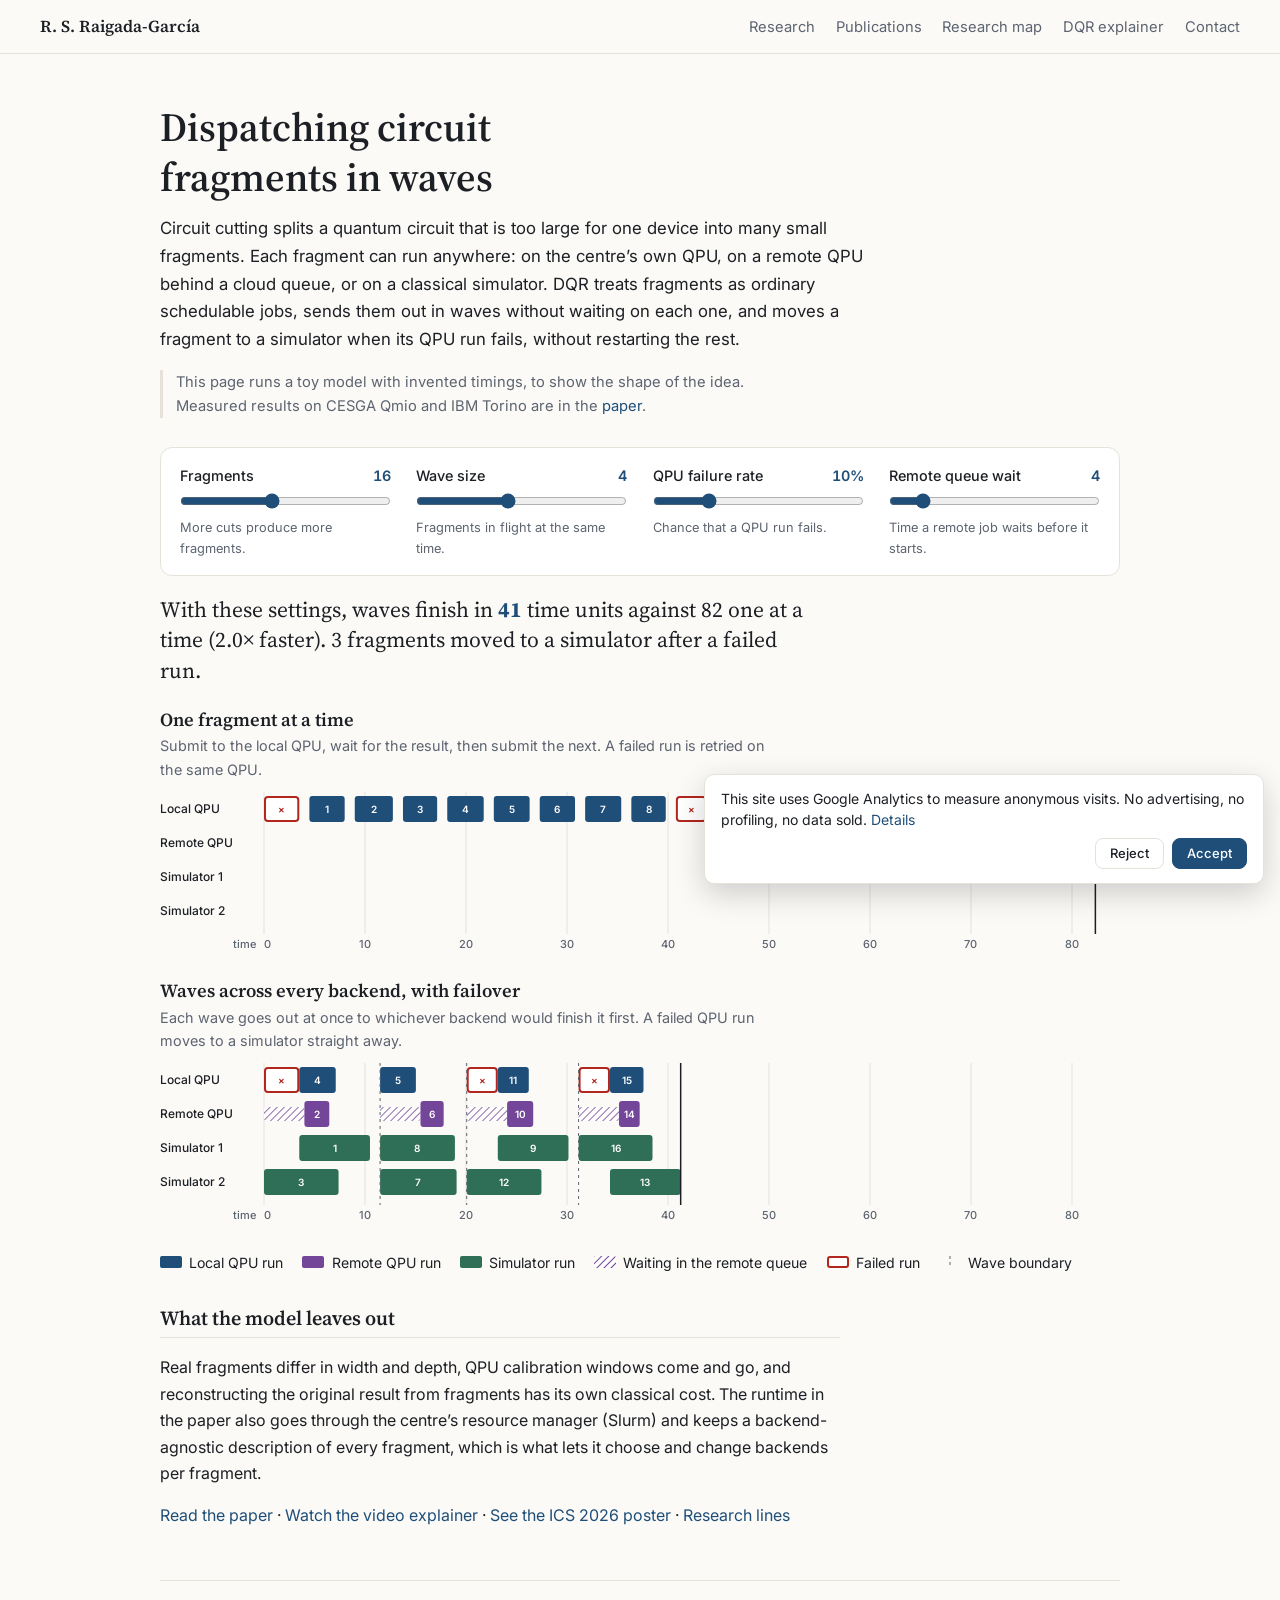
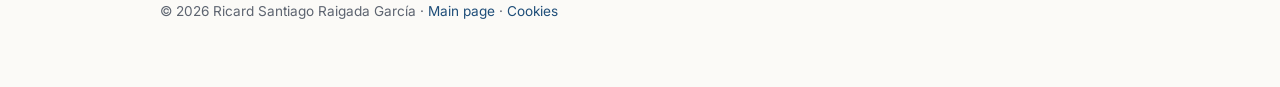
<file: dqr-explainer.html>
<!doctype html>
<html lang="en">
<head>
  <meta charset="utf-8">
  <meta name="viewport" content="width=device-width, initial-scale=1">
  <title>Dispatching circuit fragments in waves · interactive explainer · Ricard S. Raigada-García</title>
  <meta name="description" content="Interactive explainer of wave-based dispatch for circuit cutting in hybrid HPC–quantum systems: how fragments are spread over local QPUs, remote QPUs and simulators, with per-fragment failover.">
  <link rel="canonical" href="https://raigada-garcia.dev/dqr-explainer.html">
  <meta property="og:type" content="website">
  <meta property="og:url" content="https://raigada-garcia.dev/dqr-explainer.html">
  <meta property="og:title" content="Dispatching circuit fragments in waves · interactive explainer">
  <meta property="og:description" content="Change the number of fragments, the wave size and the failure rate, and watch the schedule change.">
  <meta property="og:image" content="https://raigada-garcia.dev/assets/img/og-card.jpg">
  <meta name="twitter:card" content="summary_large_image">
  <link rel="icon" type="image/png" sizes="48x48" href="assets/img/favicon-48.png">
  <link rel="apple-touch-icon" href="assets/img/apple-touch-icon.png">
  <link rel="alternate" type="application/atom+xml" title="Updates" href="feed.xml">
  <link rel="preconnect" href="https://fonts.googleapis.com">
  <link rel="preconnect" href="https://fonts.gstatic.com" crossorigin>
  <link href="https://fonts.googleapis.com/css2?family=Inter:wght@400;500;600&family=Source+Serif+4:opsz,wght@8..60,500;8..60,600&display=swap" rel="stylesheet">
  <link rel="stylesheet" href="style.css?v=4">
  <style>
    :root { --c-local: #1f4e79; --c-remote: #74469a; --c-cpu: #2f6f57; --c-fail: #b3261e; }
    @media (prefers-color-scheme: dark) {
      :root { --c-local: #8cb8e6; --c-remote: #c3a3e0; --c-cpu: #7cc4a4; --c-fail: #f2908a; }
    }
    .explainer { max-width: 1040px; margin: 0 auto; padding: clamp(24px, 4vw, 48px) clamp(16px, 4vw, 40px); }
    .explainer h1 { font-size: clamp(1.8rem, 3.4vw, 2.5rem); margin: 0 0 .8rem; max-width: 22ch; }
    .lede { max-width: 68ch; font-size: 1.05rem; }
    .caveat { max-width: 68ch; color: var(--muted); font-size: .92rem; border-left: 3px solid var(--line); padding-left: .8rem; }

    .controls {
      display: grid; grid-template-columns: repeat(auto-fit, minmax(200px, 1fr)); gap: .9rem 1.6rem;
      margin: 1.8rem 0 1.2rem; padding: 1rem 1.2rem; border: 1px solid var(--line); border-radius: 12px; background: var(--surface);
    }
    .control label { display: flex; justify-content: space-between; font-size: .9rem; font-weight: 500; }
    .control output { font-variant-numeric: tabular-nums; color: var(--accent); font-weight: 600; }
    .control input { width: 100%; accent-color: var(--accent); margin: .35rem 0 0; }
    .control small { display: block; color: var(--muted); font-size: .8rem; }

    .result { font-family: var(--serif); font-size: clamp(1.15rem, 2vw, 1.35rem); line-height: 1.4; max-width: 60ch; margin: 0 0 1.4rem; }
    .result strong { color: var(--accent); }

    .chart { margin: 0 0 1.6rem; }
    .chart h2 { font-size: 1.15rem; border: 0; padding: 0; margin: 0 0 .2rem; }
    .chart p { color: var(--muted); font-size: .9rem; margin: 0 0 .5rem; max-width: 68ch; }
    .gantt { width: 100%; display: block; overflow: visible; }
    .gantt text { font: 500 11px var(--sans); fill: var(--muted); }
    .gantt .lane-label { font-size: 12px; fill: var(--text); }
    .gantt .bar-label { fill: var(--surface); font-weight: 600; font-size: 10px; pointer-events: none; }
    .gantt .grid { stroke: var(--line); }
    .gantt .wave { stroke: var(--muted); stroke-dasharray: 3 4; }

    .legend { display: flex; flex-wrap: wrap; gap: .4rem 1.2rem; list-style: none; padding: 0; margin: 0 0 2rem; font-size: .88rem; }
    .legend li { display: inline-flex; align-items: center; gap: .45rem; }
    .legend svg { width: 22px; height: 12px; }

    .more { max-width: 68ch; }
    .more h2 { font-size: 1.25rem; }
  </style>

<!-- Google Tag Manager (with Consent Mode v2) -->
<script>
  window.dataLayer = window.dataLayer || [];
  function gtag(){dataLayer.push(arguments);}
  (function () {
    var stored = null;
    try { stored = JSON.parse(localStorage.getItem('consent-v1')); } catch (e) {}
    gtag('consent', 'default', {
      'ad_storage': 'denied',
      'ad_user_data': 'denied',
      'ad_personalization': 'denied',
      'analytics_storage': stored && stored.analytics ? 'granted' : 'denied',
      'functionality_storage': 'granted',
      'security_storage': 'granted',
      'wait_for_update': 500
    });
  })();
  gtag('js', new Date());
</script>
<script async src="https://www.googletagmanager.com/gtm.js?id=GTM-MDBGWZ72"></script>
</head>
<body>

<a class="skip-link" href="#main">Skip to content</a>

<header class="topbar">
  <a class="brand" href="index.html">R. S. Raigada-García</a>
  <nav class="nav" aria-label="Site">
    <a href="index.html#research">Research</a>
    <a href="index.html#publications">Publications</a>
    <a href="research-map.html">Research map</a>
    <a href="dqr-explainer.html" aria-current="page">DQR explainer</a>
    <a href="index.html#contact">Contact</a>
  </nav>
</header>

<main class="explainer" id="main">
  <h1>Dispatching circuit fragments in waves</h1>
  <p class="lede">
    Circuit cutting splits a quantum circuit that is too large for one device into many small fragments.
    Each fragment can run anywhere: on the centre’s own QPU, on a remote QPU behind a cloud queue, or on a classical simulator.
    DQR treats fragments as ordinary schedulable jobs, sends them out in waves without waiting on each one,
    and moves a fragment to a simulator when its QPU run fails, without restarting the rest.
  </p>
  <p class="caveat">
    This page runs a toy model with invented timings, to show the shape of the idea.
    Measured results on CESGA Qmio and IBM Torino are in the <a href="papers/2604.15279.html">paper</a>.
  </p>

  <form class="controls" id="controls" aria-label="Model parameters" onsubmit="return false">
    <div class="control">
      <label for="n">Fragments <output for="n" id="n-out"></output></label>
      <input type="range" id="n" min="4" max="32" step="1" value="16">
      <small>More cuts produce more fragments.</small>
    </div>
    <div class="control">
      <label for="b">Wave size <output for="b" id="b-out"></output></label>
      <input type="range" id="b" min="1" max="8" step="1" value="4">
      <small>Fragments in flight at the same time.</small>
    </div>
    <div class="control">
      <label for="f">QPU failure rate <output for="f" id="f-out"></output></label>
      <input type="range" id="f" min="0" max="40" step="5" value="10">
      <small>Chance that a QPU run fails.</small>
    </div>
    <div class="control">
      <label for="w">Remote queue wait <output for="w" id="w-out"></output></label>
      <input type="range" id="w" min="0" max="30" step="2" value="4">
      <small>Time a remote job waits before it starts.</small>
    </div>
  </form>

  <p class="result" id="result" aria-live="polite"></p>

  <section class="chart" aria-labelledby="c1-h">
    <h2 id="c1-h">One fragment at a time</h2>
    <p>Submit to the local QPU, wait for the result, then submit the next. A failed run is retried on the same QPU.</p>
    <div id="chart-seq"></div>
  </section>

  <section class="chart" aria-labelledby="c2-h">
    <h2 id="c2-h">Waves across every backend, with failover</h2>
    <p>Each wave goes out at once to whichever backend would finish it first. A failed QPU run moves to a simulator straight away.</p>
    <div id="chart-wave"></div>
  </section>

  <ul class="legend" aria-label="Legend">
    <li><svg aria-hidden="true"><rect width="22" height="12" rx="2" fill="var(--c-local)"/></svg>Local QPU run</li>
    <li><svg aria-hidden="true"><rect width="22" height="12" rx="2" fill="var(--c-remote)"/></svg>Remote QPU run</li>
    <li><svg aria-hidden="true"><rect width="22" height="12" rx="2" fill="var(--c-cpu)"/></svg>Simulator run</li>
    <li><svg aria-hidden="true"><rect width="22" height="12" rx="2" fill="url(#lg-wait)"/><defs><pattern id="lg-wait" width="5" height="5" patternUnits="userSpaceOnUse" patternTransform="rotate(45)"><rect width="5" height="5" fill="var(--surface)"/><line x1="0" y1="0" x2="0" y2="5" stroke="var(--c-remote)" stroke-width="2"/></pattern></defs></svg>Waiting in the remote queue</li>
    <li><svg aria-hidden="true"><rect x="1" y="1" width="20" height="10" rx="2" fill="var(--surface)" stroke="var(--c-fail)" stroke-width="2"/></svg>Failed run</li>
    <li><svg aria-hidden="true"><line x1="11" y1="0" x2="11" y2="12" stroke="var(--muted)" stroke-dasharray="3 3"/></svg>Wave boundary</li>
  </ul>

  <section class="more" aria-labelledby="more-h">
    <h2 id="more-h">What the model leaves out</h2>
    <p>
      Real fragments differ in width and depth, QPU calibration windows come and go, and reconstructing the
      original result from fragments has its own classical cost. The runtime in the paper also goes through
      the centre’s resource manager (Slurm) and keeps a backend-agnostic description of every fragment,
      which is what lets it choose and change backends per fragment.
    </p>
    <p><a href="papers/2604.15279.html">Read the paper</a> · <a href="papers/2604.15279.html#video">Watch the video explainer</a> · <a href="assets/posters/raigada-garcia-ics2026-poster.pdf">See the ICS 2026 poster</a> · <a href="index.html#research">Research lines</a></p>
  </section>

  <footer class="footer">
    <p>© 2026 Ricard Santiago Raigada García · <a href="index.html">Main page</a></p>
  </footer>
</main>

<script>
(function () {
  'use strict';

  /* ---------- Model constants (invented, illustrative) ---------- */
  var T_LOCAL = 3, T_REMOTE = 2, T_CPU = 7, POLL = 1, MAX_RETRY = 3, CPU_LANES = 2;
  var LANES = [
    { id: 'local', label: 'Local QPU', color: '--c-local' },
    { id: 'remote', label: 'Remote QPU', color: '--c-remote' },
    { id: 'cpu0', label: 'Simulator 1', color: '--c-cpu' },
    { id: 'cpu1', label: 'Simulator 2', color: '--c-cpu' }
  ];

  // The same random draws feed both strategies, so the comparison is fair.
  function rng(seed) {
    return function () {
      seed |= 0; seed = seed + 0x6D2B79F5 | 0;
      var t = Math.imul(seed ^ seed >>> 15, 1 | seed);
      t = t + Math.imul(t ^ t >>> 7, 61 | t) ^ t;
      return ((t ^ t >>> 14) >>> 0) / 4294967296;
    };
  }
  var rand = rng(2604), DRAWS = [];
  for (var i = 0; i < 32; i++) DRAWS.push({ jitter: rand(), fail: [rand(), rand(), rand(), rand()] });

  function sequential(p) {
    var t = 0, bars = [], fails = 0;
    for (var i = 0; i < p.n; i++) {
      var d = DRAWS[i], dur = T_LOCAL + d.jitter, done = false;
      for (var a = 0; a < MAX_RETRY && !done; a++) {
        var failed = d.fail[a] < p.f;
        bars.push({ lane: 'local', start: t, end: t + dur, frag: i + 1, failed: failed });
        t += dur + POLL;
        if (failed) fails++; else done = true;
      }
      if (!done) { bars.push({ lane: 'cpu0', start: t, end: t + T_CPU, frag: i + 1 }); t += T_CPU + POLL; }
    }
    return { bars: bars, makespan: t - POLL, fails: fails, failovers: 0, waves: [] };
  }

  function waves(p) {
    var free = { local: 0, remote: 0, cpu0: 0, cpu1: 0 };
    var bars = [], fails = 0, failovers = 0, T = 0, waveStarts = [];
    function cpuLane() { return free.cpu0 <= free.cpu1 ? 'cpu0' : 'cpu1'; }
    for (var w = 0; w < p.n; w += p.b) {
      waveStarts.push(T);
      var waveEnd = T;
      for (var i = w; i < Math.min(p.n, w + p.b); i++) {
        var d = DRAWS[i];
        var c = cpuLane();
        var opts = [
          { lane: 'local', start: Math.max(T, free.local), dur: T_LOCAL + d.jitter, qpu: true, submit: T },
          { lane: 'remote', start: Math.max(T + p.w, free.remote), dur: T_REMOTE + d.jitter * 0.6, qpu: true, submit: T },
          { lane: c, start: Math.max(T, free[c]), dur: T_CPU + d.jitter, qpu: false, submit: T }
        ];
        // expected finish, counting the chance of a failover to the simulator
        opts.forEach(function (o) {
          o.end = o.start + o.dur;
          o.score = o.end + (o.qpu ? p.f * (T_CPU) : 0);
        });
        opts.sort(function (x, y) { return x.score - y.score; });
        var o = opts[0];
        var failed = o.qpu && d.fail[0] < p.f;
        if (o.lane === 'remote' && o.start > o.submit) bars.push({ lane: 'remote', start: o.submit, end: o.start, wait: true, frag: i + 1 });
        bars.push({ lane: o.lane, start: o.start, end: o.end, frag: i + 1, failed: failed });
        free[o.lane] = o.end;
        var end = o.end;
        if (failed) {
          fails++; failovers++;
          var c2 = cpuLane(), s2 = Math.max(o.end, free[c2]);
          bars.push({ lane: c2, start: s2, end: s2 + T_CPU, frag: i + 1, failover: true });
          free[c2] = s2 + T_CPU; end = s2 + T_CPU;
        }
        waveEnd = Math.max(waveEnd, end);
      }
      T = waveEnd + POLL;
    }
    return { bars: bars, makespan: T - POLL, fails: fails, failovers: failovers, waves: waveStarts };
  }

  /* ---------- Drawing ---------- */
  var NS = 'http://www.w3.org/2000/svg';
  function el(name, a, parent) {
    var x = document.createElementNS(NS, name);
    for (var k in a) x.setAttribute(k, a[k]);
    if (parent) parent.appendChild(x);
    return x;
  }

  function draw(container, sim, scaleMax, title) {
    var W = Math.max(320, container.clientWidth), labelW = W < 520 ? 78 : 104, laneH = 26, gap = 8, top = 6;
    var H = top + LANES.length * (laneH + gap) + 22;
    var plotW = W - labelW - 8;
    var x = function (t) { return labelW + t / scaleMax * plotW; };
    container.innerHTML = '';
    var svg = el('svg', { 'class': 'gantt', viewBox: '0 0 ' + W + ' ' + H, width: W, height: H, role: 'img',
      'aria-label': title + ': makespan ' + sim.makespan.toFixed(0) + ' time units.' }, container);
    var defs = el('defs', {}, svg);
    var pat = el('pattern', { id: 'wait-' + container.id, width: 5, height: 5, patternUnits: 'userSpaceOnUse', patternTransform: 'rotate(45)' }, defs);
    el('rect', { width: 5, height: 5, fill: 'var(--surface)' }, pat);
    el('line', { x1: 0, y1: 0, x2: 0, y2: 5, stroke: 'var(--c-remote)', 'stroke-width': 2 }, pat);

    // time grid
    var step = scaleMax > 120 ? 20 : scaleMax > 60 ? 10 : 5;
    for (var t = 0; t <= scaleMax; t += step) {
      el('line', { 'class': 'grid', x1: x(t), x2: x(t), y1: top - 4, y2: H - 20 }, svg);
      var tx = el('text', { x: x(t), y: H - 6, 'text-anchor': t === 0 ? 'start' : 'middle' }, svg);
      tx.textContent = t;
    }
    var unit = el('text', { x: labelW - 8, y: H - 6, 'text-anchor': 'end' }, svg); unit.textContent = 'time';

    LANES.forEach(function (lane, li) {
      var y = top + li * (laneH + gap);
      var lt = el('text', { 'class': 'lane-label', x: 0, y: y + laneH / 2 + 4 }, svg);
      lt.textContent = lane.label;
      sim.bars.filter(function (b) { return b.lane === lane.id; }).forEach(function (b) {
        var bx = x(b.start), bw = Math.max(1.5, x(b.end) - x(b.start));
        var col = 'var(' + lane.color + ')';
        var a = { x: bx, y: y + (b.wait ? 6 : 0), width: bw, height: b.wait ? laneH - 12 : laneH, rx: 3 };
        if (b.wait) { a.fill = 'url(#wait-' + container.id + ')'; a.opacity = .8; }
        else if (b.failed) { a.fill = 'var(--surface)'; a.stroke = 'var(--c-fail)'; a['stroke-width'] = 2; a.x += 1; a.width = Math.max(1, bw - 2); a.y += 1; a.height -= 2; }
        else { a.fill = col; }
        var r = el('rect', a, svg);
        var tip = el('title', {}, r);
        tip.textContent = 'Fragment ' + b.frag + (b.wait ? ' waiting in the remote queue' : b.failed ? ' failed' : b.failover ? ' after failover' : '') +
          ', ' + b.start.toFixed(1) + ' to ' + b.end.toFixed(1);
        if (!b.wait && bw > 16) {
          var t2 = el('text', { 'class': 'bar-label', x: bx + bw / 2, y: y + laneH / 2 + 3.5, 'text-anchor': 'middle' }, svg);
          if (b.failed) t2.style.fill = 'var(--c-fail)';
          t2.textContent = b.failed ? '×' : b.frag;
        }
      });
    });
    sim.waves.slice(1).forEach(function (t) {
      el('line', { 'class': 'wave', x1: x(t), x2: x(t), y1: top - 4, y2: H - 20 }, svg);
    });
    // makespan marker
    el('line', { x1: x(sim.makespan), x2: x(sim.makespan), y1: top - 4, y2: H - 20, stroke: 'var(--text)', 'stroke-width': 1.5 }, svg);
  }

  /* ---------- Wiring ---------- */
  var ids = ['n', 'b', 'f', 'w'];
  var inputs = {};
  ids.forEach(function (id) { inputs[id] = document.getElementById(id); });

  function params() {
    return { n: +inputs.n.value, b: +inputs.b.value, f: +inputs.f.value / 100, w: +inputs.w.value };
  }

  function update() {
    var p = params();
    document.getElementById('n-out').textContent = p.n;
    document.getElementById('b-out').textContent = p.b;
    document.getElementById('f-out').textContent = Math.round(p.f * 100) + '%';
    document.getElementById('w-out').textContent = p.w;
    var s = sequential(p), v = waves(p);
    var max = Math.max(s.makespan, v.makespan) * 1.02;
    draw(document.getElementById('chart-seq'), s, max, 'One fragment at a time');
    draw(document.getElementById('chart-wave'), v, max, 'Waves across every backend');
    var ratio = s.makespan / v.makespan;
    document.getElementById('result').innerHTML =
      'With these settings, waves finish in <strong>' + v.makespan.toFixed(0) + '</strong> time units against ' +
      s.makespan.toFixed(0) + ' one at a time' + (ratio >= 1.05 ? ' (' + ratio.toFixed(1) + '× faster)' : '') + '. ' +
      (v.failovers ? v.failovers + (v.failovers === 1 ? ' fragment moved' : ' fragments moved') + ' to a simulator after a failed run.' :
        'No QPU run failed.');
  }

  ids.forEach(function (id) { inputs[id].addEventListener('input', update); });
  var t;
  window.addEventListener('resize', function () { clearTimeout(t); t = setTimeout(update, 120); });
  update();
})();
</script>
<script src="site.js" defer></script>
</body>
</html>
</file>
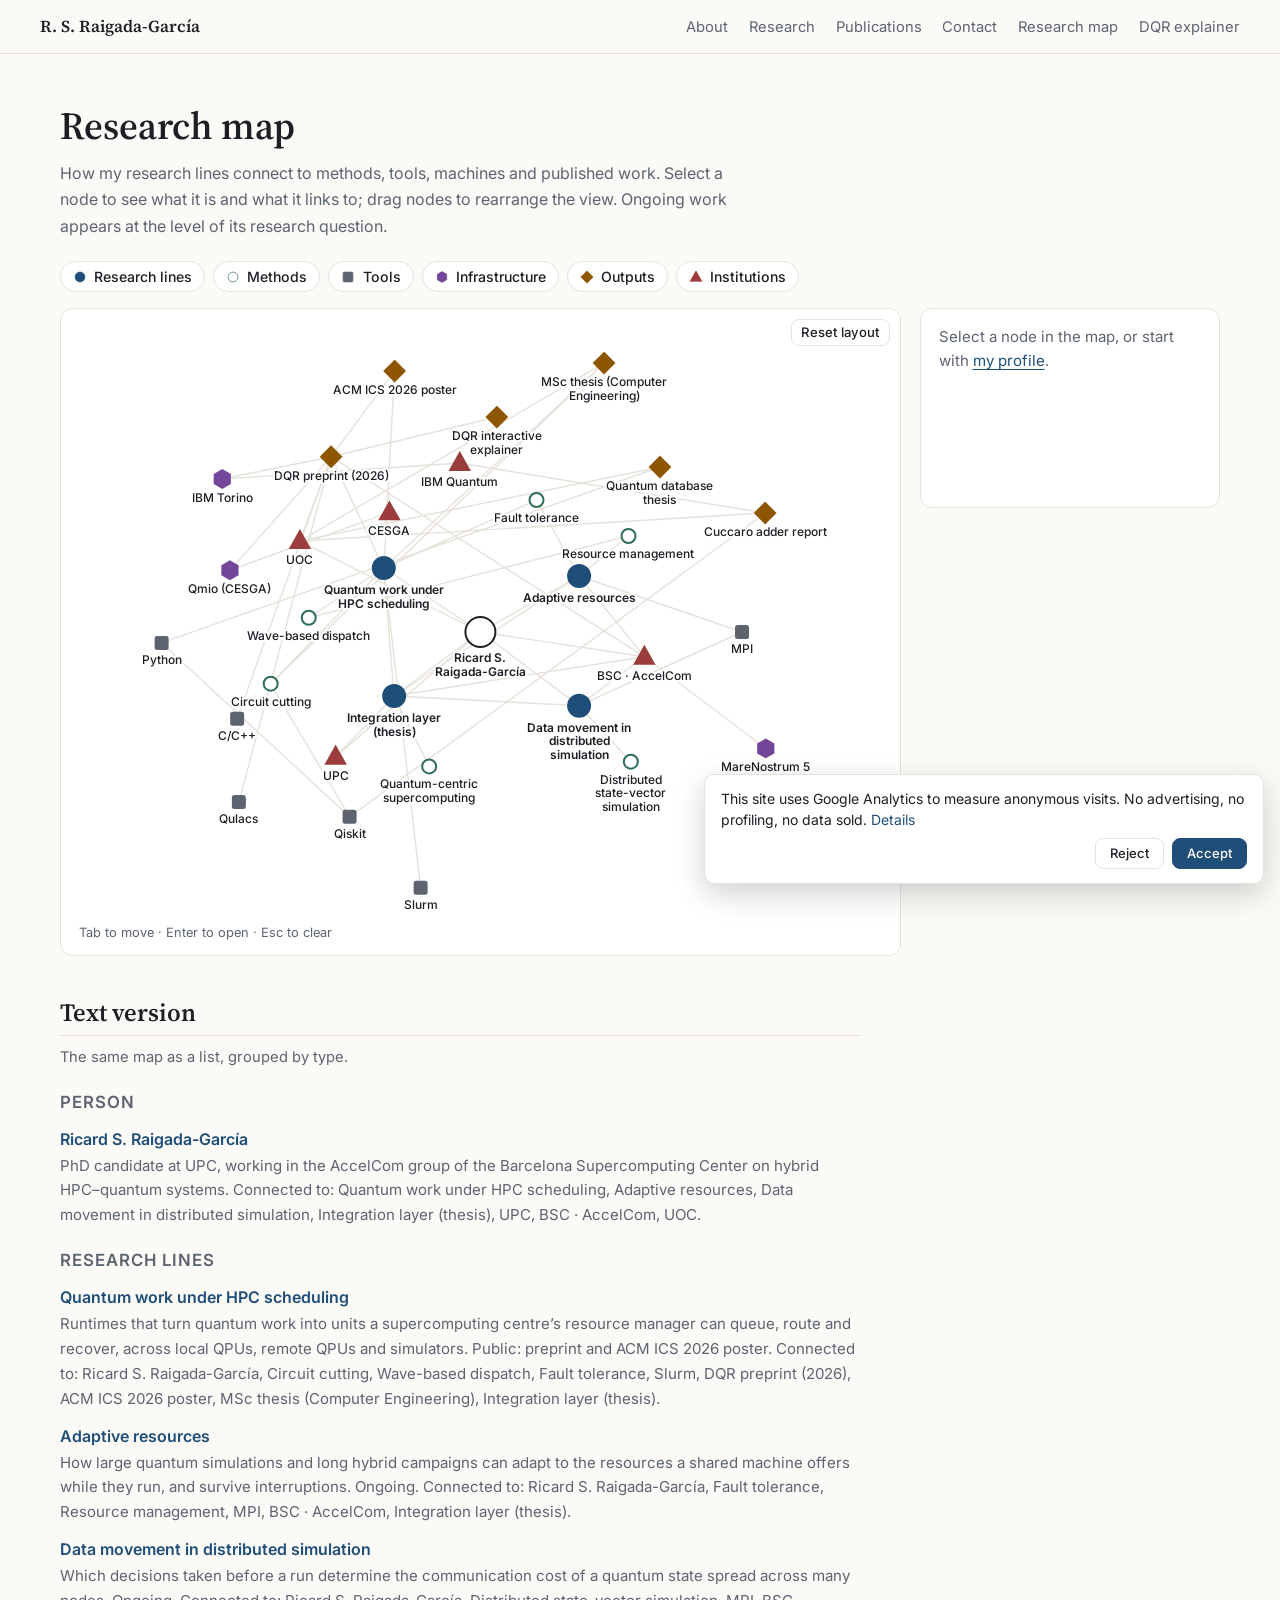
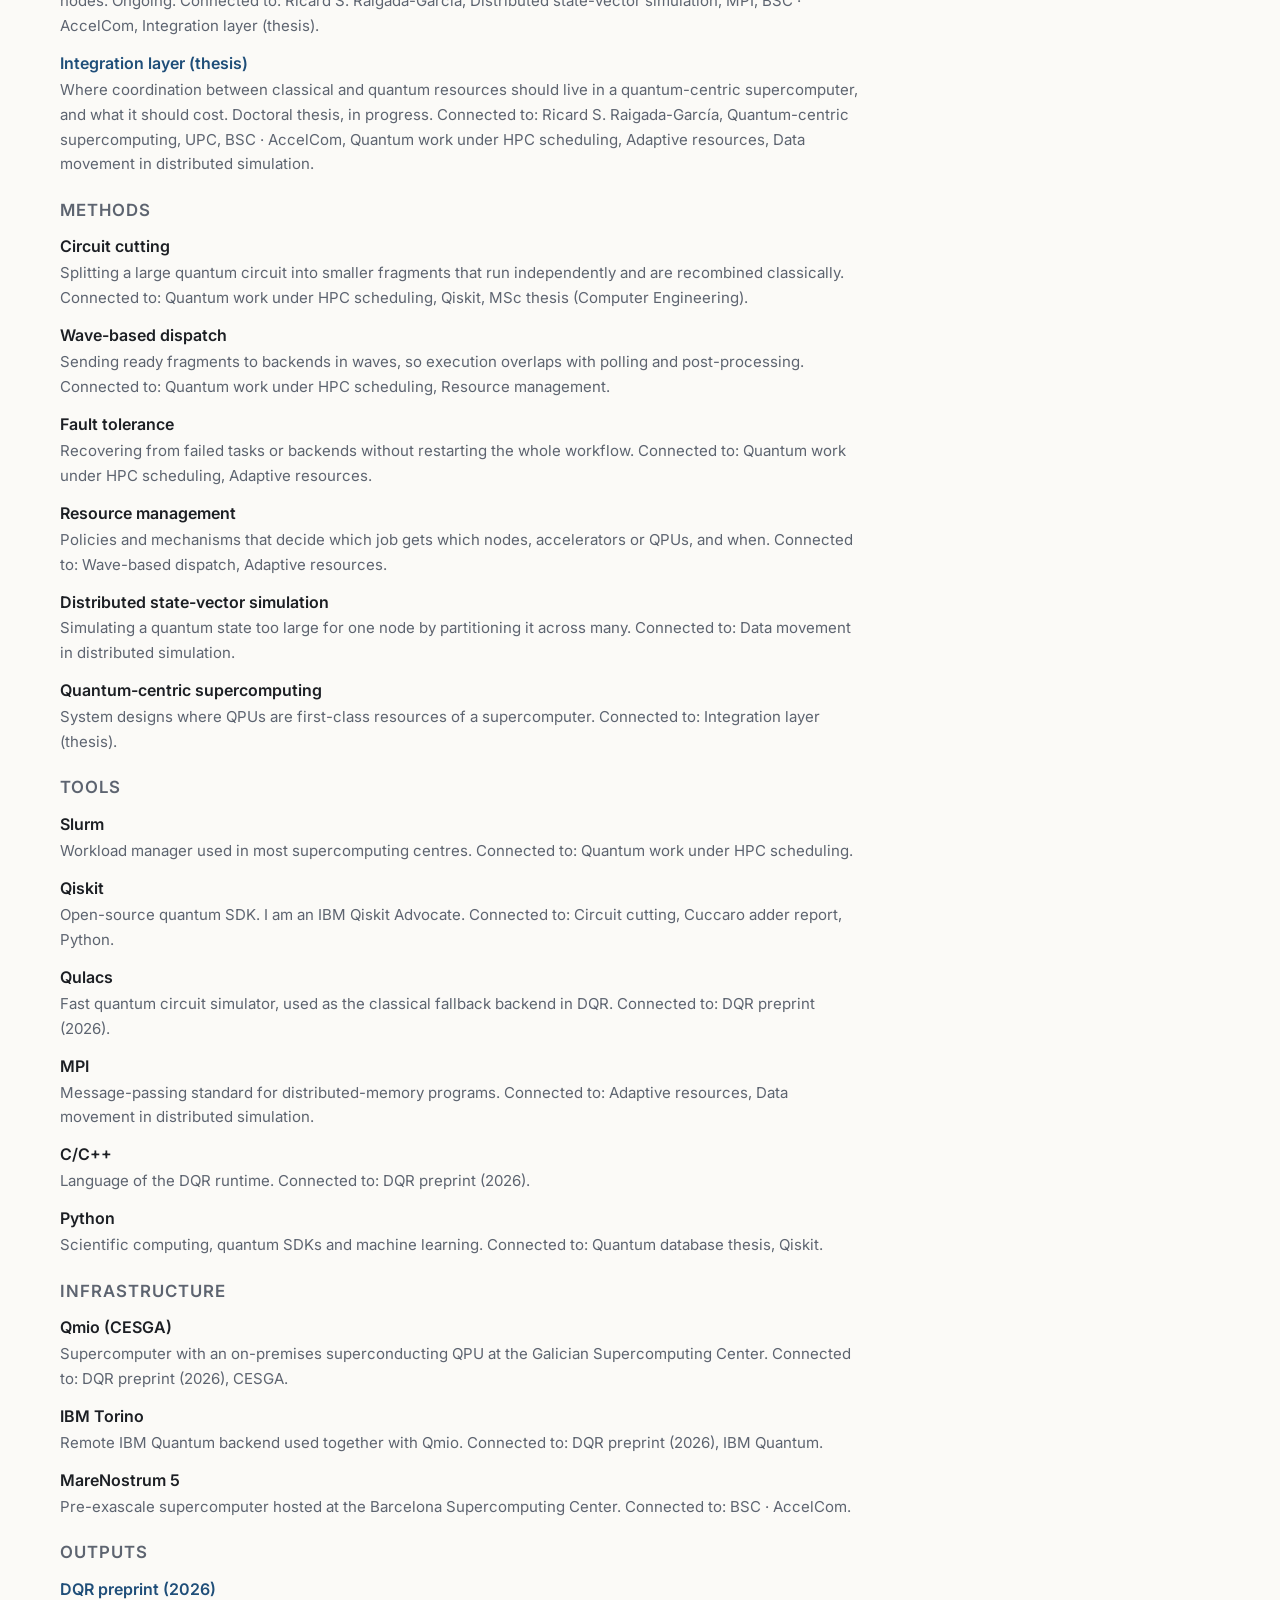
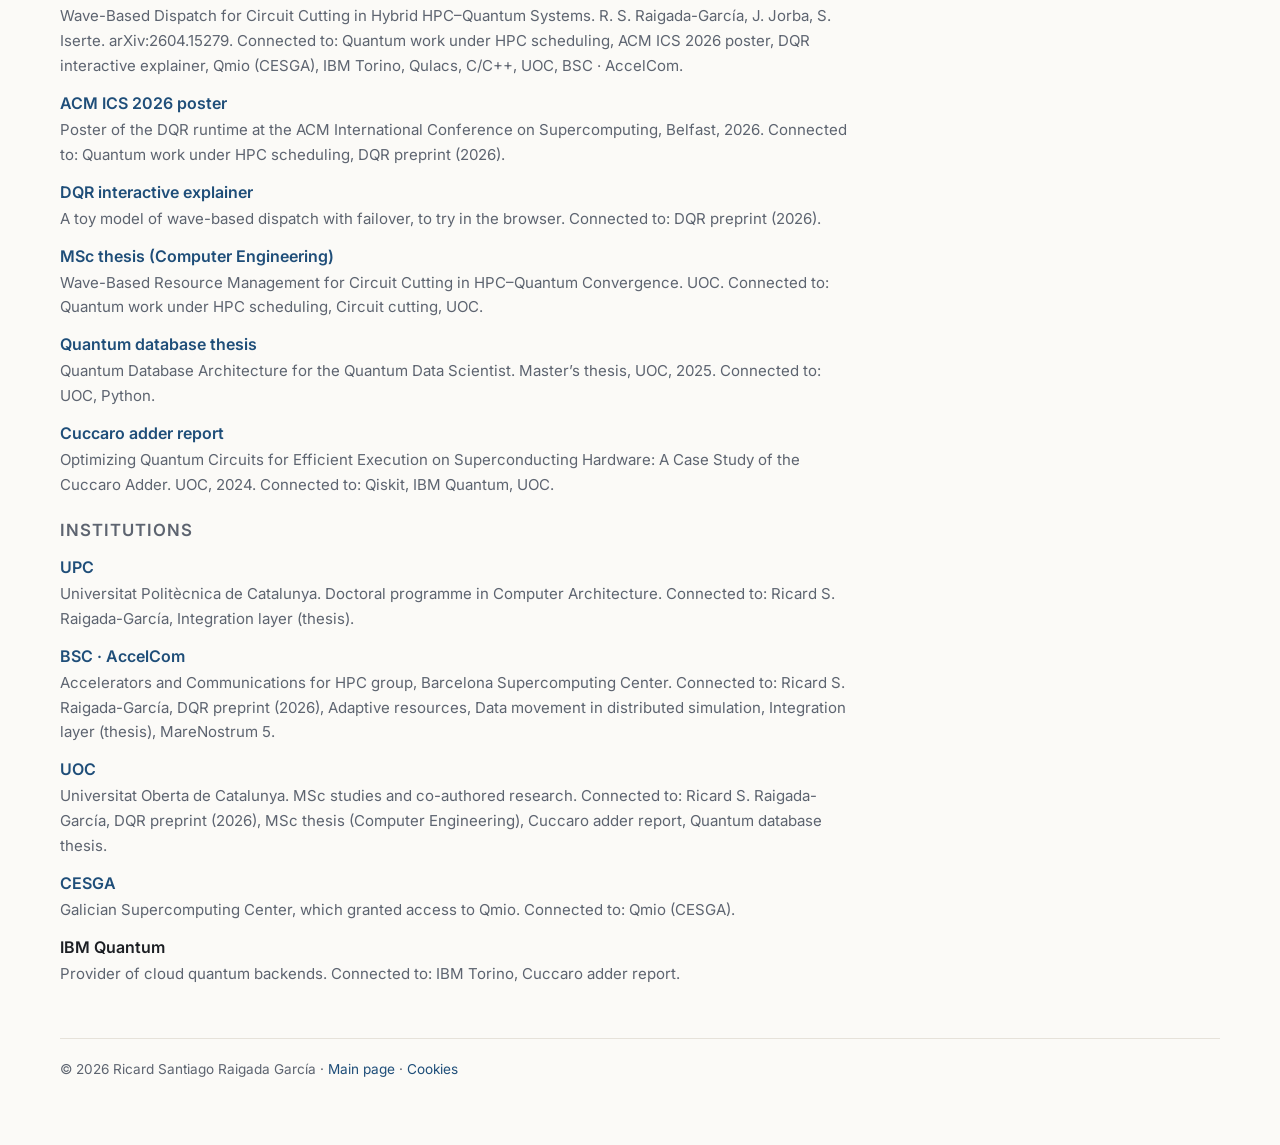
<file: research-map.html>
<!doctype html>
<html lang="en">
<head>
  <meta charset="utf-8">
  <meta name="viewport" content="width=device-width, initial-scale=1">
  <title>Research map · Ricard Santiago Raigada García</title>
  <meta name="description" content="Interactive map of the research of Ricard Santiago Raigada García: research lines, methods, tools, infrastructures and outputs in hybrid HPC–quantum computing.">
  <link rel="canonical" href="https://raigada-garcia.dev/research-map.html">
  <meta property="og:type" content="website">
  <meta property="og:url" content="https://raigada-garcia.dev/research-map.html">
  <meta property="og:title" content="Research map · Ricard Santiago Raigada García">
  <meta property="og:description" content="How the research lines, methods, infrastructures and outputs connect.">
  <meta property="og:image" content="https://raigada-garcia.dev/assets/img/og-card.jpg">
  <meta name="twitter:card" content="summary_large_image">
  <link rel="icon" type="image/png" sizes="48x48" href="assets/img/favicon-48.png">
  <link rel="apple-touch-icon" href="assets/img/apple-touch-icon.png">
  <link rel="preconnect" href="https://fonts.googleapis.com">
  <link rel="preconnect" href="https://fonts.gstatic.com" crossorigin>
  <link href="https://fonts.googleapis.com/css2?family=Inter:wght@400;500;600&family=Source+Serif+4:opsz,wght@8..60,500;8..60,600&display=swap" rel="stylesheet">
  <link rel="stylesheet" href="style.css?v=4">
  <style>
    :root {
      --c-person: var(--text);
      --c-line: #1f4e79;
      --c-method: #2f6f57;
      --c-tool: #5d6470;
      --c-infra: #74469a;
      --c-output: #8f5600;
      --c-org: #9b3d3d;
    }
    @media (prefers-color-scheme: dark) {
      :root {
        --c-line: #8cb8e6;
        --c-method: #7cc4a4;
        --c-tool: #9aa3ae;
        --c-infra: #c3a3e0;
        --c-output: #e0b062;
        --c-org: #e39a9a;
      }
    }
    .map-page { max-width: 1240px; margin: 0 auto; padding: clamp(24px, 4vw, 48px) clamp(16px, 4vw, 40px); }
    .map-page h1 { font-size: clamp(1.8rem, 3vw, 2.4rem); margin: 0 0 .6rem; }
    .intro { max-width: 68ch; color: var(--muted); margin-bottom: 1.4rem; }

    .filters { display: flex; flex-wrap: wrap; gap: .5rem; margin: 0 0 1rem; padding: 0; list-style: none; }
    .filters button {
      display: inline-flex; align-items: center; gap: .45rem;
      font: 500 .88rem var(--sans); color: var(--text);
      padding: .35rem .75rem; border-radius: 999px;
      border: 1px solid var(--line); background: var(--surface); cursor: pointer;
    }
    .filters button[aria-pressed="false"] { color: var(--muted); text-decoration: line-through; opacity: .7; }
    .filters svg { width: 14px; height: 14px; flex: none; }

    .map-wrap { display: grid; grid-template-columns: minmax(0, 1fr) 300px; gap: 1.2rem; align-items: start; }
    .graph {
      position: relative; height: min(72vh, 680px); min-height: 460px;
      border: 1px solid var(--line); border-radius: 12px; background: var(--surface);
      overflow: hidden; touch-action: none;
    }
    .graph svg { display: block; width: 100%; height: 100%; }
    .edge { stroke: var(--line); stroke-width: 1.4; }
    .node { cursor: pointer; }
    .node .shape { stroke-width: 2; }
    .node text {
      font: 500 12px var(--sans); fill: var(--text);
      paint-order: stroke; stroke: var(--surface); stroke-width: 4px; stroke-linejoin: round;
      pointer-events: none;
    }
    .node:focus { outline: none; }
    .node:focus-visible .ring, .node.selected .ring { stroke: var(--accent); stroke-width: 2.5; fill: none; opacity: 1; }
    .ring { opacity: 0; }
    .graph.focusing .node.dim, .graph.focusing .edge.dim { opacity: .15; }
    .graph.focusing .edge.hot { stroke: var(--accent); stroke-width: 2; }
    .node, .edge { transition: opacity .15s; }
    @media (prefers-reduced-motion: reduce) { .node, .edge { transition: none; } }
    .hidden { display: none; }
    .graph-hint {
      position: absolute; left: 12px; bottom: 10px; margin: 0;
      font-size: .8rem; color: var(--muted); background: var(--surface); padding: .1rem .4rem; border-radius: 4px;
    }
    .reset {
      position: absolute; right: 10px; top: 10px;
      font: 500 .82rem var(--sans); color: var(--text); background: var(--surface);
      border: 1px solid var(--line); border-radius: 8px; padding: .3rem .6rem; cursor: pointer;
    }

    .panel {
      border: 1px solid var(--line); border-radius: 12px; background: var(--surface);
      padding: 1rem 1.1rem; min-height: 200px;
    }
    .panel h2 { font-size: 1.2rem; border: 0; padding: 0; margin: 0 0 .3rem; }
    .panel .kind { font-size: .85rem; color: var(--muted); margin: 0 0 .7rem; }
    .panel p { font-size: .94rem; }
    .panel h3 { font-size: .85rem; margin: 1rem 0 .4rem; }
    .panel ul { list-style: none; margin: 0; padding: 0; display: flex; flex-wrap: wrap; gap: .35rem; }
    .panel li button {
      font: 400 .84rem var(--sans); color: var(--accent); background: var(--accent-soft);
      border: 0; border-radius: 999px; padding: .2rem .6rem; cursor: pointer;
    }
    .panel .empty-state { color: var(--muted); font-size: .94rem; }
    .linklike { background: none; border: 0; padding: 0; font: inherit; color: var(--accent); cursor: pointer; text-decoration: underline; text-underline-offset: 3px; }

    .textview { margin-top: 2.6rem; max-width: 80ch; }
    .textview h3 { margin-top: 1.4rem; }
    .textview dl { margin: 0; }
    .textview dt { font-weight: 600; margin-top: .7rem; }
    .textview dd { margin: .1rem 0 0; color: var(--muted); font-size: .94rem; }

    @media (max-width: 900px) {
      .map-wrap { grid-template-columns: 1fr; }
      .graph { height: 70vh; }
    }
    @media (max-width: 640px) {
      .graph { height: 1000px; }
      .graph-hint { display: none; }
    }
  </style>

<!-- Google Tag Manager (with Consent Mode v2) -->
<script>
  window.dataLayer = window.dataLayer || [];
  function gtag(){dataLayer.push(arguments);}
  (function () {
    var stored = null;
    try { stored = JSON.parse(localStorage.getItem('consent-v1')); } catch (e) {}
    gtag('consent', 'default', {
      'ad_storage': 'denied',
      'ad_user_data': 'denied',
      'ad_personalization': 'denied',
      'analytics_storage': stored && stored.analytics ? 'granted' : 'denied',
      'functionality_storage': 'granted',
      'security_storage': 'granted',
      'wait_for_update': 500
    });
  })();
  gtag('js', new Date());
</script>
<script async src="https://www.googletagmanager.com/gtm.js?id=GTM-MDBGWZ72"></script>
</head>
<body>

<a class="skip-link" href="#textview">Skip to the text version of the map</a>

<header class="topbar">
  <a class="brand" href="index.html">R. S. Raigada-García</a>
  <nav class="nav" aria-label="Site">
    <a href="index.html#about">About</a>
    <a href="index.html#research">Research</a>
    <a href="index.html#publications">Publications</a>
    <a href="index.html#contact">Contact</a>
    <a href="research-map.html" aria-current="page">Research map</a>
    <a href="dqr-explainer.html">DQR explainer</a>
  </nav>
</header>

<main class="map-page" id="main">
  <h1>Research map</h1>
  <p class="intro">
    How my research lines connect to methods, tools, machines and published work.
    Select a node to see what it is and what it links to; drag nodes to rearrange the view.
    Ongoing work appears at the level of its research question.
  </p>

  <ul class="filters" id="filters" aria-label="Show or hide node types"></ul>

  <div class="map-wrap">
    <div class="graph" id="graph">
      <button type="button" class="reset" id="reset">Reset layout</button>
      <p class="graph-hint" aria-hidden="true">Tab to move · Enter to open · Esc to clear</p>
    </div>
    <aside class="panel" id="panel" aria-live="polite" aria-label="Node details">
      <p class="empty-state">Select a node in the map, or start with <button type="button" class="linklike" data-go="me">my profile</button>.</p>
    </aside>
  </div>

  <section class="textview" id="textview" aria-labelledby="tv-h" tabindex="-1">
    <h2 id="tv-h">Text version</h2>
    <p class="note">The same map as a list, grouped by type.</p>
    <div id="textview-body">
      <noscript><p>The interactive map needs JavaScript. The <a href="index.html#research">research lines</a> on the main page describe the same work.</p></noscript>
    </div>
  </section>

  <footer class="footer">
    <p>© 2026 Ricard Santiago Raigada García · <a href="index.html">Main page</a></p>
  </footer>
</main>

<script>
(function () {
  'use strict';

  /* ---------- Data: only public work, ongoing lines at question level ---------- */
  var TYPES = {
    person: { name: 'Person',        plural: 'Person',          color: '--c-person' },
    line:   { name: 'Research line', plural: 'Research lines',  color: '--c-line' },
    method: { name: 'Method',        plural: 'Methods',         color: '--c-method' },
    tool:   { name: 'Tool',          plural: 'Tools',           color: '--c-tool' },
    infra:  { name: 'Infrastructure',plural: 'Infrastructure',  color: '--c-infra' },
    output: { name: 'Output',        plural: 'Outputs',         color: '--c-output' },
    org:    { name: 'Institution',   plural: 'Institutions',    color: '--c-org' }
  };

  var NODES = [
    { id: 'me', type: 'person', label: 'Ricard S. Raigada-García', text: 'PhD candidate at UPC, working in the AccelCom group of the Barcelona Supercomputing Center on hybrid HPC–quantum systems.', href: 'index.html' },

    { id: 'L1', type: 'line', label: 'Quantum work under HPC scheduling', text: 'Runtimes that turn quantum work into units a supercomputing centre’s resource manager can queue, route and recover, across local QPUs, remote QPUs and simulators. Public: preprint and ACM ICS 2026 poster.', href: 'index.html#research' },
    { id: 'L2', type: 'line', label: 'Adaptive resources', text: 'How large quantum simulations and long hybrid campaigns can adapt to the resources a shared machine offers while they run, and survive interruptions. Ongoing.', href: 'index.html#research' },
    { id: 'L3', type: 'line', label: 'Data movement in distributed simulation', text: 'Which decisions taken before a run determine the communication cost of a quantum state spread across many nodes. Ongoing.', href: 'index.html#research' },
    { id: 'L4', type: 'line', label: 'Integration layer (thesis)', text: 'Where coordination between classical and quantum resources should live in a quantum-centric supercomputer, and what it should cost. Doctoral thesis, in progress.', href: 'index.html#research' },

    { id: 'cut',   type: 'method', label: 'Circuit cutting', text: 'Splitting a large quantum circuit into smaller fragments that run independently and are recombined classically.' },
    { id: 'wave',  type: 'method', label: 'Wave-based dispatch', text: 'Sending ready fragments to backends in waves, so execution overlaps with polling and post-processing.' },
    { id: 'ft',    type: 'method', label: 'Fault tolerance', text: 'Recovering from failed tasks or backends without restarting the whole workflow.' },
    { id: 'rm',    type: 'method', label: 'Resource management', text: 'Policies and mechanisms that decide which job gets which nodes, accelerators or QPUs, and when.' },
    { id: 'dsim',  type: 'method', label: 'Distributed state-vector simulation', text: 'Simulating a quantum state too large for one node by partitioning it across many.' },
    { id: 'qcsc',  type: 'method', label: 'Quantum-centric supercomputing', text: 'System designs where QPUs are first-class resources of a supercomputer.' },

    { id: 'slurm',  type: 'tool', label: 'Slurm', text: 'Workload manager used in most supercomputing centres.' },
    { id: 'qiskit', type: 'tool', label: 'Qiskit', text: 'Open-source quantum SDK. I am an IBM Qiskit Advocate.' },
    { id: 'qulacs', type: 'tool', label: 'Qulacs', text: 'Fast quantum circuit simulator, used as the classical fallback backend in DQR.' },
    { id: 'mpi',    type: 'tool', label: 'MPI', text: 'Message-passing standard for distributed-memory programs.' },
    { id: 'cpp',    type: 'tool', label: 'C/C++', text: 'Language of the DQR runtime.' },
    { id: 'python', type: 'tool', label: 'Python', text: 'Scientific computing, quantum SDKs and machine learning.' },

    { id: 'qmio',   type: 'infra', label: 'Qmio (CESGA)', text: 'Supercomputer with an on-premises superconducting QPU at the Galician Supercomputing Center.' },
    { id: 'torino', type: 'infra', label: 'IBM Torino', text: 'Remote IBM Quantum backend used together with Qmio.' },
    { id: 'mn5',    type: 'infra', label: 'MareNostrum 5', text: 'Pre-exascale supercomputer hosted at the Barcelona Supercomputing Center.' },

    { id: 'dqr',     type: 'output', label: 'DQR preprint (2026)', text: 'Wave-Based Dispatch for Circuit Cutting in Hybrid HPC–Quantum Systems. R. S. Raigada-García, J. Jorba, S. Iserte. arXiv:2604.15279.', href: 'papers/2604.15279.html' },
    { id: 'poster',  type: 'output', label: 'ACM ICS 2026 poster', text: 'Poster of the DQR runtime at the ACM International Conference on Supercomputing, Belfast, 2026.', href: 'assets/posters/raigada-garcia-ics2026-poster.pdf' },
    { id: 'explain', type: 'output', label: 'DQR interactive explainer', text: 'A toy model of wave-based dispatch with failover, to try in the browser.', href: 'dqr-explainer.html' },
    { id: 'msc',     type: 'output', label: 'MSc thesis (Computer Engineering)', text: 'Wave-Based Resource Management for Circuit Cutting in HPC–Quantum Convergence. UOC.', href: 'index.html#education' },
    { id: 'qdb',     type: 'output', label: 'Quantum database thesis', text: 'Quantum Database Architecture for the Quantum Data Scientist. Master’s thesis, UOC, 2025.', href: 'https://doi.org/10.5281/zenodo.14810946' },
    { id: 'cuccaro', type: 'output', label: 'Cuccaro adder report', text: 'Optimizing Quantum Circuits for Efficient Execution on Superconducting Hardware: A Case Study of the Cuccaro Adder. UOC, 2024.', href: 'https://doi.org/10.13140/RG.2.2.24291.77608' },

    { id: 'upc',   type: 'org', label: 'UPC', text: 'Universitat Politècnica de Catalunya. Doctoral programme in Computer Architecture.', href: 'https://www.upc.edu/' },
    { id: 'bsc',   type: 'org', label: 'BSC · AccelCom', text: 'Accelerators and Communications for HPC group, Barcelona Supercomputing Center.', href: 'https://www.bsc.es/' },
    { id: 'uoc',   type: 'org', label: 'UOC', text: 'Universitat Oberta de Catalunya. MSc studies and co-authored research.', href: 'https://www.uoc.edu/' },
    { id: 'cesga', type: 'org', label: 'CESGA', text: 'Galician Supercomputing Center, which granted access to Qmio.', href: 'https://www.cesga.es/' },
    { id: 'ibmq',  type: 'org', label: 'IBM Quantum', text: 'Provider of cloud quantum backends.' }
  ];

  var EDGES = [
    ['me','L1'],['me','L2'],['me','L3'],['me','L4'],['me','upc'],['me','bsc'],['me','uoc'],
    ['L1','cut'],['L1','wave'],['L1','ft'],['L1','slurm'],['L1','dqr'],['L1','poster'],['L1','msc'],
    ['dqr','poster'],['dqr','explain'],['dqr','qmio'],['dqr','torino'],['dqr','qulacs'],['dqr','cpp'],['dqr','uoc'],['dqr','bsc'],
    ['wave','rm'],['ft','L2'],['qmio','cesga'],['torino','ibmq'],
    ['L2','rm'],['L2','mpi'],['L2','bsc'],
    ['L3','dsim'],['L3','mpi'],['L3','bsc'],
    ['L4','qcsc'],['L4','upc'],['L4','bsc'],['L4','L1'],['L4','L2'],['L4','L3'],
    ['bsc','mn5'],['cut','qiskit'],['cut','msc'],['msc','uoc'],
    ['cuccaro','qiskit'],['cuccaro','ibmq'],['cuccaro','uoc'],
    ['qdb','uoc'],['qdb','python'],['qiskit','python']
  ];

  /* ---------- Index ---------- */
  var byId = {};
  NODES.forEach(function (n) { byId[n.id] = n; n.nb = []; });
  EDGES.forEach(function (e) { byId[e[0]].nb.push(e[1]); byId[e[1]].nb.push(e[0]); });

  var SVGNS = 'http://www.w3.org/2000/svg';
  var graphEl = document.getElementById('graph');
  var panel = document.getElementById('panel');
  var hiddenTypes = {};
  var selected = null;

  function el(name, attrs, parent) {
    var x = document.createElementNS(SVGNS, name);
    for (var k in attrs) x.setAttribute(k, attrs[k]);
    if (parent) parent.appendChild(x);
    return x;
  }

  /* ---------- Shapes encode type, so colour is never the only cue ---------- */
  var SIZE = { person: 15, line: 11, method: 7, tool: 6, infra: 8, output: 8, org: 8 };
  function shape(type, r) {
    switch (type) {
      case 'person': case 'line':
        return ['circle', { r: r }];
      case 'method':
        return ['circle', { r: r, 'data-hollow': '1' }];
      case 'tool':
        return ['rect', { x: -r, y: -r, width: 2 * r, height: 2 * r, rx: 1.5 }];
      case 'infra':
        var p = [];
        for (var i = 0; i < 6; i++) { var a = Math.PI / 3 * i + Math.PI / 6; p.push((r * 1.1 * Math.cos(a)).toFixed(1) + ',' + (r * 1.1 * Math.sin(a)).toFixed(1)); }
        return ['polygon', { points: p.join(' ') }];
      case 'output':
        var d = r * 1.25;
        return ['polygon', { points: '0,' + (-d) + ' ' + d + ',0 0,' + d + ' ' + (-d) + ',0' }];
      case 'org':
        var t = r * 1.25;
        return ['polygon', { points: '0,' + (-t) + ' ' + (t * 0.95) + ',' + (t * 0.7) + ' ' + (-t * 0.95) + ',' + (t * 0.7) }];
    }
  }
  function drawShape(g, type, r) {
    var s = shape(type, r);
    var col = 'var(' + TYPES[type].color + ')';
    var a = s[1];
    a['class'] = 'shape';
    a.stroke = col;
    a.fill = a['data-hollow'] ? 'var(--surface)' : col;
    if (type === 'person') { a.fill = 'var(--surface)'; a['stroke-width'] = 3; }
    return el(s[0], a, g);
  }

  /* ---------- Filters ---------- */
  var filters = document.getElementById('filters');
  Object.keys(TYPES).forEach(function (t) {
    if (t === 'person') return;
    var li = document.createElement('li');
    var b = document.createElement('button');
    b.type = 'button';
    b.setAttribute('aria-pressed', 'true');
    var ic = el('svg', { viewBox: '-10 -10 20 20', 'aria-hidden': 'true' });
    drawShape(ic, t, 7);
    b.appendChild(ic);
    b.appendChild(document.createTextNode(TYPES[t].plural));
    b.addEventListener('click', function () {
      var on = b.getAttribute('aria-pressed') === 'true';
      b.setAttribute('aria-pressed', on ? 'false' : 'true');
      if (on) hiddenTypes[t] = true; else delete hiddenTypes[t];
      applyVisibility();
    });
    li.appendChild(b);
    filters.appendChild(li);
  });

  /* ---------- Layout: deterministic force-directed, computed before first paint ---------- */
  function rng(seed) {
    return function () {
      seed |= 0; seed = seed + 0x6D2B79F5 | 0;
      var t = Math.imul(seed ^ seed >>> 15, 1 | seed);
      t = t + Math.imul(t ^ t >>> 7, 61 | t) ^ t;
      return ((t ^ t >>> 14) >>> 0) / 4294967296;
    };
  }

  function layout(W, H) {
    // Radial layout: me at the centre, research lines on the first ring,
    // methods and institutions on the second, outputs, machines and tools outside.
    // Each node sits at the mean angle of what it connects to, then rings are spread out.
    var cx = W / 2, cy = H / 2;
    var padX = Math.min(80, W * 0.12), padY = 46;
    var RX = W / 2 - padX, RY = H / 2 - padY;
    var ringOf = { line: 0.36, method: 0.62, org: 0.62, output: 0.94, infra: 0.94, tool: 0.94 };
    var lineAngle = { L1: Math.PI + Math.PI / 5, L2: -Math.PI / 5, L3: Math.PI / 5, L4: Math.PI - Math.PI / 5 };
    var ang = {};
    var me = byId.me; me.x = cx; me.y = cy;
    Object.keys(lineAngle).forEach(function (id) { ang[id] = lineAngle[id]; });

    function meanAngle(ids) {
      var sx = 0, sy = 0, c = 0;
      ids.forEach(function (m) { if (ang[m] !== undefined) { sx += Math.cos(ang[m]); sy += Math.sin(ang[m]); c++; } });
      return c && (sx || sy) ? Math.atan2(sy, sx) : undefined;
    }
    // breadth-first from the lines outwards
    var pending = NODES.filter(function (n) { return n.type !== 'person' && n.type !== 'line'; });
    for (var guard = 0; guard < 6 && pending.length; guard++) {
      pending = pending.filter(function (n) {
        var a = meanAngle(n.nb.filter(function (m) { return m !== 'me'; }));
        if (a === undefined) return true;
        ang[n.id] = a; return false;
      });
    }
    pending.forEach(function (n, i) { ang[n.id] = i; });

    // spread each ring so labels do not collide
    var rings = {};
    NODES.forEach(function (n) { if (n.type !== 'person') (rings[ringOf[n.type]] = rings[ringOf[n.type]] || []).push(n); });
    Object.keys(rings).forEach(function (r) {
      var list = rings[r].sort(function (p, q) { return ang[p.id] - ang[q.id]; });
      var rr0 = parseFloat(r);
      var stagger = list.length > 6;
      var arc = stagger ? 78 : 140; // px of arc each label needs; staggered rings alternate radius
      var even = 2 * Math.PI / list.length;
      var gap = Math.min(even * 0.95, Math.max(even * 0.8, arc / (((RX + RY) / 2) * rr0)));
      for (var it = 0; it < 300; it++) {
        for (var i = 0; i < list.length; i++) {
          var a = list[i], b = list[(i + 1) % list.length];
          var d = ang[b.id] - ang[a.id];
          if (i === list.length - 1) d += 2 * Math.PI;
          if (list.length > 1 && d < gap) {
            var push = (gap - d) / 2;
            ang[a.id] -= push; ang[b.id] += push;
          }
        }
      }
      list.forEach(function (n, i) {
        var rr = rr0 * (stagger && i % 2 ? 0.82 : 1);
        n.x = cx + Math.cos(ang[n.id]) * RX * rr;
        n.y = cy + Math.sin(ang[n.id]) * RY * rr;
      });
    });

    // final pass: push apart nodes whose label boxes overlap
    NODES.forEach(function (n) {
      var lines = Math.ceil(n.label.length / 20);
      n.bw = Math.min(n.label.length, 20) * 6.6 + 8;
      n.bh = SIZE[n.type] * 2 + 16 * lines + 6;
    });
    for (var pass = 0; pass < 160; pass++) {
      var moved = false;
      for (var i = 0; i < NODES.length; i++) {
        for (var j = i + 1; j < NODES.length; j++) {
          var a = NODES[i], b = NODES[j];
          var ox = (a.bw + b.bw) / 2 - Math.abs(a.x - b.x);
          var oy = (a.bh + b.bh) / 2 - Math.abs(a.y - b.y);
          if (ox > 0 && oy > 0) {
            moved = true;
            var fa = a.type === 'person' ? 0 : (b.type === 'person' ? 1 : 0.5);
            if (ox < oy) {
              var sx = (a.x < b.x ? -1 : 1) * ox;
              a.x += sx * fa; b.x -= sx * (1 - fa);
            } else {
              var sy = (a.y < b.y ? -1 : 1) * oy;
              a.y += sy * fa; b.y -= sy * (1 - fa);
            }
          }
        }
      }
      NODES.forEach(function (n) {
        n.x = Math.max(n.bw / 2 + 4, Math.min(W - n.bw / 2 - 4, n.x));
        n.y = Math.max(52, Math.min(H - n.bh - 14, n.y));
      });
      if (!moved) break;
    }
  }

  /* ---------- Render ---------- */
  var svg, edgeEls = [], nodeEls = {};

  function render() {
    var W = graphEl.clientWidth, H = graphEl.clientHeight;
    layout(W, H);
    if (svg) svg.remove();
    svg = el('svg', { viewBox: '0 0 ' + W + ' ' + H, role: 'group', 'aria-label': 'Research map. Use Tab to move between nodes and Enter to open one.' });
    graphEl.insertBefore(svg, graphEl.firstChild);
    var gE = el('g', { 'aria-hidden': 'true' }, svg);
    var gN = el('g', {}, svg);
    edgeEls = EDGES.map(function (e) {
      var a = byId[e[0]], b = byId[e[1]];
      var line = el('line', { 'class': 'edge', x1: a.x, y1: a.y, x2: b.x, y2: b.y }, gE);
      line._e = e;
      return line;
    });
    nodeEls = {};
    // tab order: person, lines, then the rest by type
    var order = ['person', 'line', 'output', 'method', 'infra', 'tool', 'org'];
    NODES.slice().sort(function (p, q) { return order.indexOf(p.type) - order.indexOf(q.type); }).forEach(function (n) {
      var r = SIZE[n.type];
      var g = el('g', {
        'class': 'node', transform: 'translate(' + n.x + ',' + n.y + ')',
        tabindex: '0', role: 'button',
        'aria-label': n.label + ', ' + TYPES[n.type].name.toLowerCase() + ', ' + n.nb.length + ' connections'
      }, gN);
      el('circle', { 'class': 'ring', r: r + 6 }, g);
      drawShape(g, n.type, r);
      var big = n.type === 'person' || n.type === 'line';
      var tx = el('text', { y: r + 15, 'text-anchor': 'middle' }, g);
      if (big) tx.style.fontWeight = 600;
      wrap(tx, n.label, 20);
      g._n = n;
      nodeEls[n.id] = g;
      bindNode(g, n);
    });
    applyVisibility();
    if (selected) select(selected, false);
  }

  function wrap(tx, label, max) {
    var words = label.split(' '), lines = [''];
    words.forEach(function (w) {
      var cur = lines[lines.length - 1];
      if (cur && (cur + ' ' + w).length > max) lines.push(w);
      else lines[lines.length - 1] = cur ? cur + ' ' + w : w;
    });
    lines.forEach(function (l, i) {
      var ts = el('tspan', { x: 0, dy: i ? '1.15em' : 0 }, tx);
      ts.textContent = l;
    });
  }

  function moveNode(n) {
    nodeEls[n.id].setAttribute('transform', 'translate(' + n.x + ',' + n.y + ')');
    edgeEls.forEach(function (l) {
      if (l._e[0] === n.id) { l.setAttribute('x1', n.x); l.setAttribute('y1', n.y); }
      if (l._e[1] === n.id) { l.setAttribute('x2', n.x); l.setAttribute('y2', n.y); }
    });
  }

  /* ---------- Focus / highlight ---------- */
  function highlight(id) {
    if (!id) { graphEl.classList.remove('focusing'); return; }
    graphEl.classList.add('focusing');
    var keep = {}; keep[id] = true;
    byId[id].nb.forEach(function (m) { keep[m] = true; });
    Object.keys(nodeEls).forEach(function (k) { nodeEls[k].classList.toggle('dim', !keep[k]); });
    edgeEls.forEach(function (l) {
      var hot = l._e[0] === id || l._e[1] === id;
      l.classList.toggle('dim', !hot);
      l.classList.toggle('hot', hot);
    });
  }

  function select(id, moveFocus) {
    selected = id;
    Object.keys(nodeEls).forEach(function (k) { nodeEls[k].classList.toggle('selected', k === id); });
    highlight(id);
    var n = byId[id];
    panel.innerHTML = '';
    var h = document.createElement('h2'); h.textContent = n.label; panel.appendChild(h);
    var kind = document.createElement('p'); kind.className = 'kind'; kind.textContent = TYPES[n.type].name; panel.appendChild(kind);
    var p = document.createElement('p'); p.textContent = n.text; panel.appendChild(p);
    if (n.href) {
      var a = document.createElement('a'); a.href = n.href;
      a.textContent = /^https?:/.test(n.href) ? 'Open source page' : 'Read more';
      panel.appendChild(a);
    }
    var h3 = document.createElement('h3'); h3.textContent = 'Connected to'; panel.appendChild(h3);
    var ul = document.createElement('ul');
    n.nb.forEach(function (m) {
      var li = document.createElement('li');
      var b = document.createElement('button'); b.type = 'button'; b.textContent = byId[m].label;
      b.addEventListener('click', function () { select(m, true); });
      li.appendChild(b); ul.appendChild(li);
    });
    panel.appendChild(ul);
    if (moveFocus && nodeEls[id]) nodeEls[id].focus();
  }

  function clearSelection() {
    selected = null;
    Object.keys(nodeEls).forEach(function (k) { nodeEls[k].classList.remove('selected'); });
    highlight(null);
  }

  /* ---------- Pointer and keyboard ---------- */
  function bindNode(g, n) {
    g.addEventListener('pointerenter', function () { if (!selected) highlight(n.id); });
    g.addEventListener('pointerleave', function () { if (!selected) highlight(null); });
    g.addEventListener('focus', function () { if (!selected) highlight(n.id); });
    g.addEventListener('blur', function () { if (!selected) highlight(null); });
    g.addEventListener('keydown', function (e) {
      if (e.key === 'Enter' || e.key === ' ') { e.preventDefault(); select(n.id, false); }
      if (e.key === 'Escape') { clearSelection(); }
    });
    var drag = null;
    g.addEventListener('pointerdown', function (e) {
      drag = { x: e.clientX, y: e.clientY, moved: false };
      g.setPointerCapture(e.pointerId);
    });
    g.addEventListener('pointermove', function (e) {
      if (!drag) return;
      if (Math.abs(e.clientX - drag.x) + Math.abs(e.clientY - drag.y) > 4) drag.moved = true;
      if (!drag.moved) return;
      var pt = svg.createSVGPoint(); pt.x = e.clientX; pt.y = e.clientY;
      var p = pt.matrixTransform(svg.getScreenCTM().inverse());
      var W = graphEl.clientWidth, H = graphEl.clientHeight;
      n.x = Math.max(10, Math.min(W - 10, p.x));
      n.y = Math.max(10, Math.min(H - 10, p.y));
      moveNode(n);
    });
    g.addEventListener('pointerup', function () {
      if (drag && !drag.moved) select(n.id, false);
      drag = null;
    });
  }

  document.addEventListener('keydown', function (e) { if (e.key === 'Escape') clearSelection(); });
  document.getElementById('reset').addEventListener('click', function () { render(); });
  document.querySelector('[data-go="me"]').addEventListener('click', function () { select('me', true); });

  function applyVisibility() {
    Object.keys(nodeEls).forEach(function (k) {
      nodeEls[k].classList.toggle('hidden', !!hiddenTypes[byId[k].type]);
    });
    edgeEls.forEach(function (l) {
      var hide = hiddenTypes[byId[l._e[0]].type] || hiddenTypes[byId[l._e[1]].type];
      l.classList.toggle('hidden', !!hide);
    });
  }

  /* ---------- Text version, for screen readers, search engines and small screens ---------- */
  function textView() {
    var root = document.getElementById('textview-body');
    root.innerHTML = '';
    Object.keys(TYPES).forEach(function (t) {
      var items = NODES.filter(function (n) { return n.type === t; });
      if (!items.length) return;
      var h = document.createElement('h3'); h.textContent = TYPES[t].plural; root.appendChild(h);
      var dl = document.createElement('dl');
      items.forEach(function (n) {
        var dt = document.createElement('dt');
        if (n.href) { var a = document.createElement('a'); a.href = n.href; a.textContent = n.label; dt.appendChild(a); }
        else dt.textContent = n.label;
        var dd = document.createElement('dd');
        dd.textContent = n.text + ' Connected to: ' + n.nb.map(function (m) { return byId[m].label; }).join(', ') + '.';
        dl.appendChild(dt); dl.appendChild(dd);
      });
      root.appendChild(dl);
    });
  }

  textView();
  render();

  var t;
  if ('ResizeObserver' in window) {
    var lastW = graphEl.clientWidth;
    new ResizeObserver(function () {
      if (Math.abs(graphEl.clientWidth - lastW) < 40) return;
      lastW = graphEl.clientWidth;
      clearTimeout(t); t = setTimeout(render, 150);
    }).observe(graphEl);
  }
})();
</script>
<script src="site.js" defer></script>
</body>
</html>
</file>
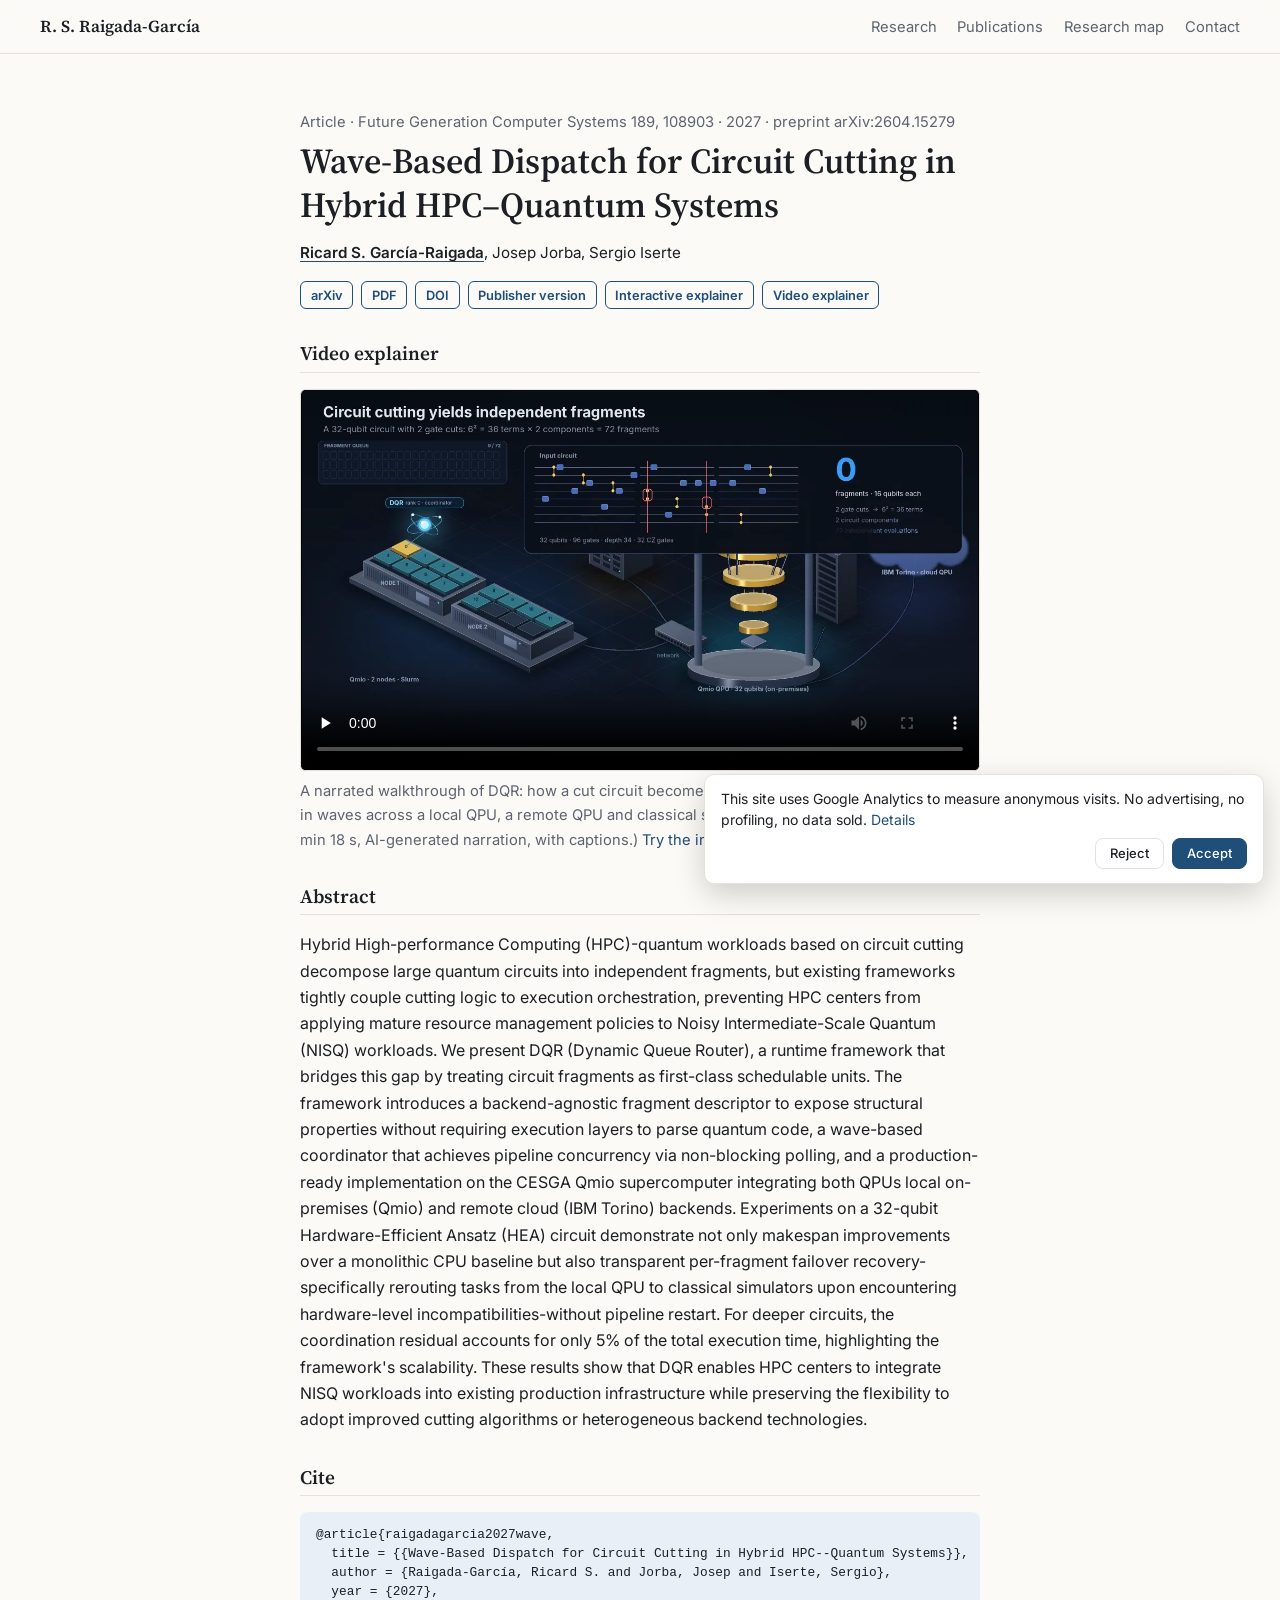
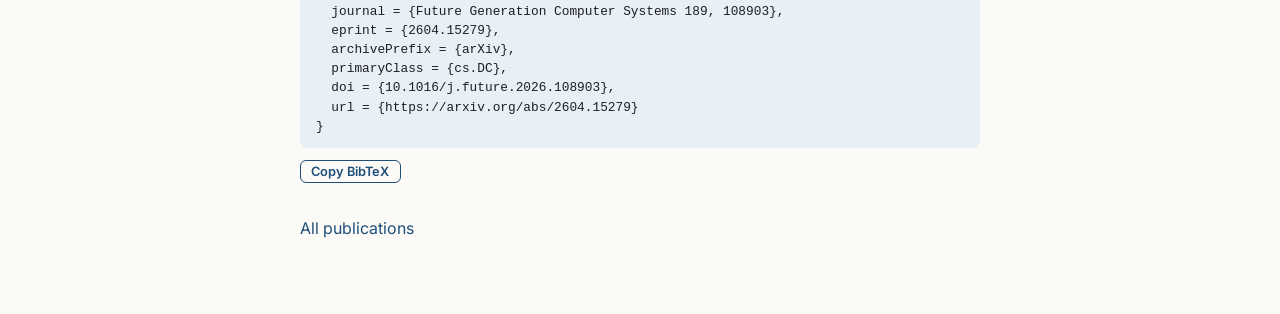
<file: papers/2604.15279.html>
<!doctype html>
<html lang="en">
<head>
  <meta charset="utf-8">
  <meta name="viewport" content="width=device-width, initial-scale=1">
  <title>Wave-Based Dispatch for Circuit Cutting in Hybrid HPC–Quantum Systems · Ricard S. Raigada-García</title>
  <meta name="description" content="DQR (Dynamic Queue Router), a runtime that treats circuit-cutting fragments as schedulable units, so HPC centres can apply standard resource management to NI…">
  <link rel="canonical" href="https://raigada-garcia.dev/papers/2604.15279.html">
  <!-- Highwire Press tags, read by Google Scholar and reference managers -->
  <meta name="citation_title" content="Wave-Based Dispatch for Circuit Cutting in Hybrid HPC–Quantum Systems">
  <meta name="citation_author" content="Ricard S. García-Raigada">
  <meta name="citation_author" content="Josep Jorba">
  <meta name="citation_author" content="Sergio Iserte">
  <meta name="citation_publication_date" content="2026/04/16">
  <meta name="citation_online_date" content="2026/04/16">
  <meta name="citation_pdf_url" content="https://arxiv.org/pdf/2604.15279">
  <meta name="citation_abstract_html_url" content="https://raigada-garcia.dev/papers/2604.15279.html">
  <meta property="og:type" content="article">
  <meta property="og:url" content="https://raigada-garcia.dev/papers/2604.15279.html">
  <meta property="og:title" content="Wave-Based Dispatch for Circuit Cutting in Hybrid HPC–Quantum Systems">
  <meta property="og:description" content="DQR (Dynamic Queue Router), a runtime that treats circuit-cutting fragments as schedulable units, so HPC centres can apply standard resource management to NI…">
  <meta property="og:image" content="https://raigada-garcia.dev/assets/img/og-card.jpg">
  <meta name="twitter:card" content="summary_large_image">
  <link rel="icon" type="image/png" sizes="48x48" href="../assets/img/favicon-48.png">
  <link rel="alternate" type="application/atom+xml" title="Updates" href="../feed.xml">
  <link rel="preconnect" href="https://fonts.googleapis.com">
  <link rel="preconnect" href="https://fonts.gstatic.com" crossorigin>
  <link href="https://fonts.googleapis.com/css2?family=Inter:wght@400;500;600&family=Source+Serif+4:opsz,wght@8..60,500;8..60,600&display=swap" rel="stylesheet">
  <link rel="stylesheet" href="../style.css?v=4">
  <script type="application/ld+json">
{
  "@context": "https://schema.org",
  "@type": "ScholarlyArticle",
  "headline": "Wave-Based Dispatch for Circuit Cutting in Hybrid HPC–Quantum Systems",
  "abstract": "Hybrid High-performance Computing (HPC)-quantum workloads based on circuit cutting decompose large quantum circuits into independent fragments, but existing frameworks tightly couple cutting logic to execution orchestration, preventing HPC centers from applying mature resource management policies to Noisy Intermediate-Scale Quantum (NISQ) workloads. We present DQR (Dynamic Queue Router), a runtime framework that bridges this gap by treating circuit fragments as first-class schedulable units. The framework introduces a backend-agnostic fragment descriptor to expose structural properties without requiring execution layers to parse quantum code, a wave-based coordinator that achieves pipeline concurrency via non-blocking polling, and a production-ready implementation on the CESGA Qmio supercomputer integrating both QPUs local on-premises (Qmio) and remote cloud (IBM Torino) backends. Experiments on a 32-qubit Hardware-Efficient Ansatz (HEA) circuit demonstrate not only makespan improvements over a monolithic CPU baseline but also transparent per-fragment failover recovery-specifically rerouting tasks from the local QPU to classical simulators upon encountering hardware-level incompatibilities-without pipeline restart. For deeper circuits, the coordination residual accounts for only 5% of the total execution time, highlighting the framework's scalability. These results show that DQR enables HPC centers to integrate NISQ workloads into existing production infrastructure while preserving the flexibility to adopt improved cutting algorithms or heterogeneous backend technologies.",
  "datePublished": "2026-04-16",
  "url": "https://raigada-garcia.dev/papers/2604.15279.html",
  "sameAs": [
    "https://arxiv.org/abs/2604.15279"
  ],
  "author": [
    {
      "@type": "Person",
      "name": "Ricard S. García-Raigada",
      "url": "https://raigada-garcia.dev/"
    },
    {
      "@type": "Person",
      "name": "Josep Jorba"
    },
    {
      "@type": "Person",
      "name": "Sergio Iserte"
    }
  ]
}
  </script>
  <script type='application/ld+json'>
{
  "@context": "https://schema.org",
  "@type": "VideoObject",
  "name": "DQR: wave-based dispatch of circuit-cutting fragments (video explainer)",
  "description": "A narrated walkthrough of DQR: how a cut circuit becomes schedulable fragments, dispatched in waves across a local QPU, a remote QPU and classical simulators with per-fragment failover",
  "uploadDate": "2026-11-17",
  "duration": "PT1M18S",
  "thumbnailUrl": "https://raigada-garcia.dev/assets/video/dqr_dispatch_narrated-poster.webp",
  "contentUrl": "https://raigada-garcia.dev/assets/video/dqr_dispatch_narrated.mp4",
  "inLanguage": "en",
  "caption": "https://raigada-garcia.dev/assets/video/dqr_dispatch_narrated.en.vtt",
  "isPartOf": {
    "@id": "https://raigada-garcia.dev/papers/2604.15279.html"
  }
}
  </script>

<!-- Google Tag Manager (with Consent Mode v2) -->
<script>
  window.dataLayer = window.dataLayer || [];
  function gtag(){dataLayer.push(arguments);}
  (function () {
    var stored = null;
    try { stored = JSON.parse(localStorage.getItem('consent-v1')); } catch (e) {}
    gtag('consent', 'default', {
      'ad_storage': 'denied',
      'ad_user_data': 'denied',
      'ad_personalization': 'denied',
      'analytics_storage': stored && stored.analytics ? 'granted' : 'denied',
      'functionality_storage': 'granted',
      'security_storage': 'granted',
      'wait_for_update': 500
    });
  })();
  gtag('js', new Date());
</script>
<script async src="https://www.googletagmanager.com/gtm.js?id=GTM-MDBGWZ72"></script>
</head>
<body>
<a class="skip-link" href="#main">Skip to content</a>
<header class="topbar">
  <a class="brand" href="../index.html">R. S. Raigada-García</a>
  <nav class="nav" aria-label="Site">
    <a href="../index.html#research">Research</a>
    <a href="../index.html#publications">Publications</a>
    <a href="../research-map.html">Research map</a>
    <a href="../index.html#contact">Contact</a>
  </nav>
</header>
<main class="paper" id="main">
  <p class="paper-kind">Article · Future Generation Computer Systems 189, 108903 · 2027 · preprint arXiv:2604.15279</p>
  <h1>Wave-Based Dispatch for Circuit Cutting in Hybrid HPC–Quantum Systems</h1>
  <p class="pub-authors"><span class="me">Ricard S. García-Raigada</span>, Josep Jorba, Sergio Iserte</p>
  <p class="pub-links"><a href="https://arxiv.org/abs/2604.15279">arXiv</a> <a href="https://arxiv.org/pdf/2604.15279">PDF</a> <a href="https://doi.org/10.1016/j.future.2026.108903">DOI</a> <a href="https://www.sciencedirect.com/science/article/pii/S0167739X26005376">Publisher version</a> <a href="../dqr-explainer.html">Interactive explainer</a> <a href="../papers/2604.15279.html#video">Video explainer</a></p>
  <h2 id="video">Video explainer</h2>
  <figure class="paper-video">
    <video controls preload="none" playsinline width="1280" height="720" poster="../assets/video/dqr_dispatch_narrated-poster.webp">
      <source src="../assets/video/dqr_dispatch_narrated.mp4" type="video/mp4">
      <track kind="captions" src="../assets/video/dqr_dispatch_narrated.en.vtt" srclang="en" label="English" default>
      Your browser cannot play this video. <a href="../assets/video/dqr_dispatch_narrated.mp4">Download the MP4</a>.
    </video>
    <figcaption>A narrated walkthrough of DQR: how a cut circuit becomes schedulable fragments, dispatched in waves across a local QPU, a remote QPU and classical simulators with per-fragment failover (1 min 18 s, AI-generated narration, with captions.) <a href="../dqr-explainer.html">Try the interactive explainer</a>.</figcaption>
  </figure>
  <h2>Abstract</h2>
  <p class="paper-abstract">Hybrid High-performance Computing (HPC)-quantum workloads based on circuit cutting decompose large quantum circuits into independent fragments, but existing frameworks tightly couple cutting logic to execution orchestration, preventing HPC centers from applying mature resource management policies to Noisy Intermediate-Scale Quantum (NISQ) workloads. We present DQR (Dynamic Queue Router), a runtime framework that bridges this gap by treating circuit fragments as first-class schedulable units. The framework introduces a backend-agnostic fragment descriptor to expose structural properties without requiring execution layers to parse quantum code, a wave-based coordinator that achieves pipeline concurrency via non-blocking polling, and a production-ready implementation on the CESGA Qmio supercomputer integrating both QPUs local on-premises (Qmio) and remote cloud (IBM Torino) backends. Experiments on a 32-qubit Hardware-Efficient Ansatz (HEA) circuit demonstrate not only makespan improvements over a monolithic CPU baseline but also transparent per-fragment failover recovery-specifically rerouting tasks from the local QPU to classical simulators upon encountering hardware-level incompatibilities-without pipeline restart. For deeper circuits, the coordination residual accounts for only 5% of the total execution time, highlighting the framework&#x27;s scalability. These results show that DQR enables HPC centers to integrate NISQ workloads into existing production infrastructure while preserving the flexibility to adopt improved cutting algorithms or heterogeneous backend technologies.</p>
  <h2>Cite</h2>
  <pre id="bib">@article{raigadagarcia2027wave,
  title = {{Wave-Based Dispatch for Circuit Cutting in Hybrid HPC--Quantum Systems}},
  author = {Raigada-García, Ricard S. and Jorba, Josep and Iserte, Sergio},
  year = {2027},
  journal = {Future Generation Computer Systems 189, 108903},
  eprint = {2604.15279},
  archivePrefix = {arXiv},
  primaryClass = {cs.DC},
  doi = {10.1016/j.future.2026.108903},
  url = {https://arxiv.org/abs/2604.15279}
}</pre>
  <button type="button" class="copy" data-copy="bib">Copy BibTeX</button>
  <p class="paper-back"><a href="../index.html#publications">All publications</a></p>
</main>
<script src="../site.js" defer></script>
</body>
</html>
</file>
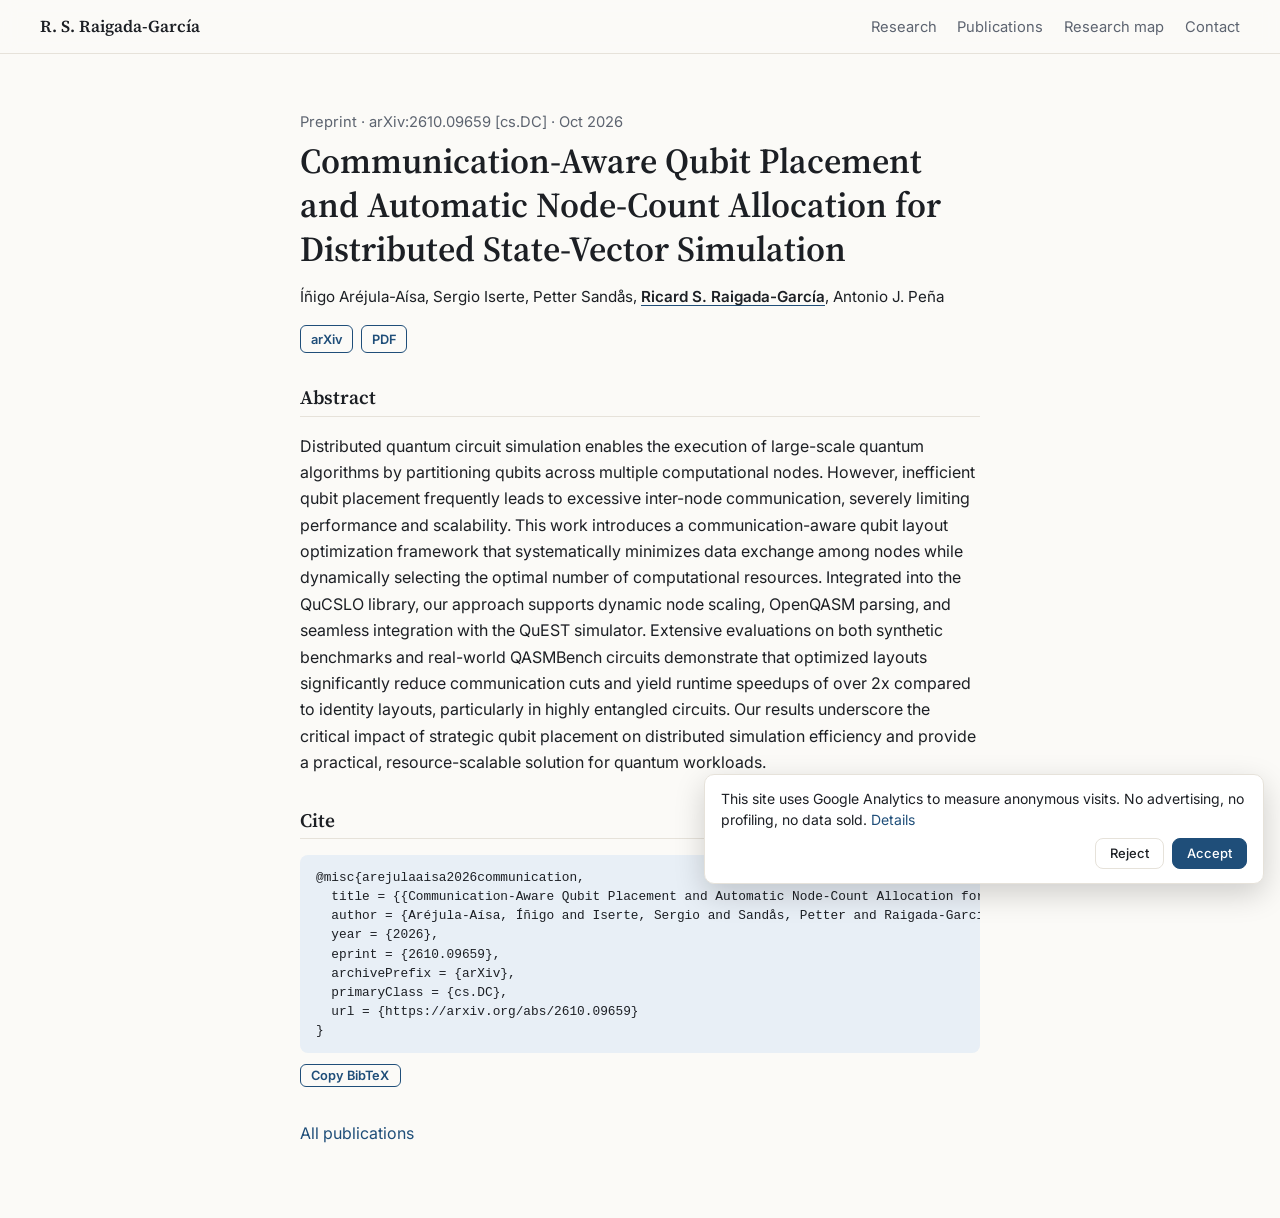
<file: papers/2610.09659.html>
<!doctype html>
<html lang="en">
<head>
  <meta charset="utf-8">
  <meta name="viewport" content="width=device-width, initial-scale=1">
  <title>Communication-Aware Qubit Placement and Automatic Node-Count Allocation for Distributed State-Vector Simulation · Ricard S. Raigada-García</title>
  <meta name="description" content="A communication-aware qubit-layout framework that reduces inter-node data exchange while selecting the number of computational nodes automatically. Integrate…">
  <link rel="canonical" href="https://raigada-garcia.dev/papers/2610.09659.html">
  <!-- Highwire Press tags, read by Google Scholar and reference managers -->
  <meta name="citation_title" content="Communication-Aware Qubit Placement and Automatic Node-Count Allocation for Distributed State-Vector Simulation">
  <meta name="citation_author" content="Íñigo Aréjula-Aísa">
  <meta name="citation_author" content="Sergio Iserte">
  <meta name="citation_author" content="Petter Sandås">
  <meta name="citation_author" content="Ricard S. Raigada-García">
  <meta name="citation_author" content="Antonio J. Peña">
  <meta name="citation_publication_date" content="2026/10/07">
  <meta name="citation_online_date" content="2026/10/07">
  <meta name="citation_pdf_url" content="https://arxiv.org/pdf/2610.09659">
  <meta name="citation_abstract_html_url" content="https://raigada-garcia.dev/papers/2610.09659.html">
  <meta property="og:type" content="article">
  <meta property="og:url" content="https://raigada-garcia.dev/papers/2610.09659.html">
  <meta property="og:title" content="Communication-Aware Qubit Placement and Automatic Node-Count Allocation for Distributed State-Vector Simulation">
  <meta property="og:description" content="A communication-aware qubit-layout framework that reduces inter-node data exchange while selecting the number of computational nodes automatically. Integrate…">
  <meta property="og:image" content="https://raigada-garcia.dev/assets/img/og-card.jpg">
  <meta name="twitter:card" content="summary_large_image">
  <link rel="icon" type="image/png" sizes="48x48" href="../assets/img/favicon-48.png">
  <link rel="alternate" type="application/atom+xml" title="Updates" href="../feed.xml">
  <link rel="preconnect" href="https://fonts.googleapis.com">
  <link rel="preconnect" href="https://fonts.gstatic.com" crossorigin>
  <link href="https://fonts.googleapis.com/css2?family=Inter:wght@400;500;600&family=Source+Serif+4:opsz,wght@8..60,500;8..60,600&display=swap" rel="stylesheet">
  <link rel="stylesheet" href="../style.css?v=4">
  <script type="application/ld+json">
{
  "@context": "https://schema.org",
  "@type": "ScholarlyArticle",
  "headline": "Communication-Aware Qubit Placement and Automatic Node-Count Allocation for Distributed State-Vector Simulation",
  "abstract": "Distributed quantum circuit simulation enables the execution of large-scale quantum algorithms by partitioning qubits across multiple computational nodes. However, inefficient qubit placement frequently leads to excessive inter-node communication, severely limiting performance and scalability. This work introduces a communication-aware qubit layout optimization framework that systematically minimizes data exchange among nodes while dynamically selecting the optimal number of computational resources. Integrated into the QuCSLO library, our approach supports dynamic node scaling, OpenQASM parsing, and seamless integration with the QuEST simulator. Extensive evaluations on both synthetic benchmarks and real-world QASMBench circuits demonstrate that optimized layouts significantly reduce communication cuts and yield runtime speedups of over 2x compared to identity layouts, particularly in highly entangled circuits. Our results underscore the critical impact of strategic qubit placement on distributed simulation efficiency and provide a practical, resource-scalable solution for quantum workloads.",
  "datePublished": "2026-10-07",
  "url": "https://raigada-garcia.dev/papers/2610.09659.html",
  "sameAs": [
    "https://arxiv.org/abs/2610.09659"
  ],
  "author": [
    {
      "@type": "Person",
      "name": "Íñigo Aréjula-Aísa"
    },
    {
      "@type": "Person",
      "name": "Sergio Iserte"
    },
    {
      "@type": "Person",
      "name": "Petter Sandås"
    },
    {
      "@type": "Person",
      "name": "Ricard S. Raigada-García",
      "url": "https://raigada-garcia.dev/"
    },
    {
      "@type": "Person",
      "name": "Antonio J. Peña"
    }
  ]
}
  </script>

<!-- Google Tag Manager (with Consent Mode v2) -->
<script>
  window.dataLayer = window.dataLayer || [];
  function gtag(){dataLayer.push(arguments);}
  (function () {
    var stored = null;
    try { stored = JSON.parse(localStorage.getItem('consent-v1')); } catch (e) {}
    gtag('consent', 'default', {
      'ad_storage': 'denied',
      'ad_user_data': 'denied',
      'ad_personalization': 'denied',
      'analytics_storage': stored && stored.analytics ? 'granted' : 'denied',
      'functionality_storage': 'granted',
      'security_storage': 'granted',
      'wait_for_update': 500
    });
  })();
  gtag('js', new Date());
</script>
<script async src="https://www.googletagmanager.com/gtm.js?id=GTM-MDBGWZ72"></script>
</head>
<body>
<a class="skip-link" href="#main">Skip to content</a>
<header class="topbar">
  <a class="brand" href="../index.html">R. S. Raigada-García</a>
  <nav class="nav" aria-label="Site">
    <a href="../index.html#research">Research</a>
    <a href="../index.html#publications">Publications</a>
    <a href="../research-map.html">Research map</a>
    <a href="../index.html#contact">Contact</a>
  </nav>
</header>
<main class="paper" id="main">
  <p class="paper-kind">Preprint · arXiv:2610.09659 [cs.DC] · Oct 2026</p>
  <h1>Communication-Aware Qubit Placement and Automatic Node-Count Allocation for Distributed State-Vector Simulation</h1>
  <p class="pub-authors">Íñigo Aréjula-Aísa, Sergio Iserte, Petter Sandås, <span class="me">Ricard S. Raigada-García</span>, Antonio J. Peña</p>
  <p class="pub-links"><a href="https://arxiv.org/abs/2610.09659">arXiv</a> <a href="https://arxiv.org/pdf/2610.09659">PDF</a></p>
  <h2>Abstract</h2>
  <p class="paper-abstract">Distributed quantum circuit simulation enables the execution of large-scale quantum algorithms by partitioning qubits across multiple computational nodes. However, inefficient qubit placement frequently leads to excessive inter-node communication, severely limiting performance and scalability. This work introduces a communication-aware qubit layout optimization framework that systematically minimizes data exchange among nodes while dynamically selecting the optimal number of computational resources. Integrated into the QuCSLO library, our approach supports dynamic node scaling, OpenQASM parsing, and seamless integration with the QuEST simulator. Extensive evaluations on both synthetic benchmarks and real-world QASMBench circuits demonstrate that optimized layouts significantly reduce communication cuts and yield runtime speedups of over 2x compared to identity layouts, particularly in highly entangled circuits. Our results underscore the critical impact of strategic qubit placement on distributed simulation efficiency and provide a practical, resource-scalable solution for quantum workloads.</p>
  <h2>Cite</h2>
  <pre id="bib">@misc{arejulaaisa2026communication,
  title = {{Communication-Aware Qubit Placement and Automatic Node-Count Allocation for Distributed State-Vector Simulation}},
  author = {Aréjula-Aísa, Íñigo and Iserte, Sergio and Sandås, Petter and Raigada-García, Ricard S. and Peña, Antonio J.},
  year = {2026},
  eprint = {2610.09659},
  archivePrefix = {arXiv},
  primaryClass = {cs.DC},
  url = {https://arxiv.org/abs/2610.09659}
}</pre>
  <button type="button" class="copy" data-copy="bib">Copy BibTeX</button>
  <p class="paper-back"><a href="../index.html#publications">All publications</a></p>
</main>
<script src="../site.js" defer></script>
</body>
</html>
</file>
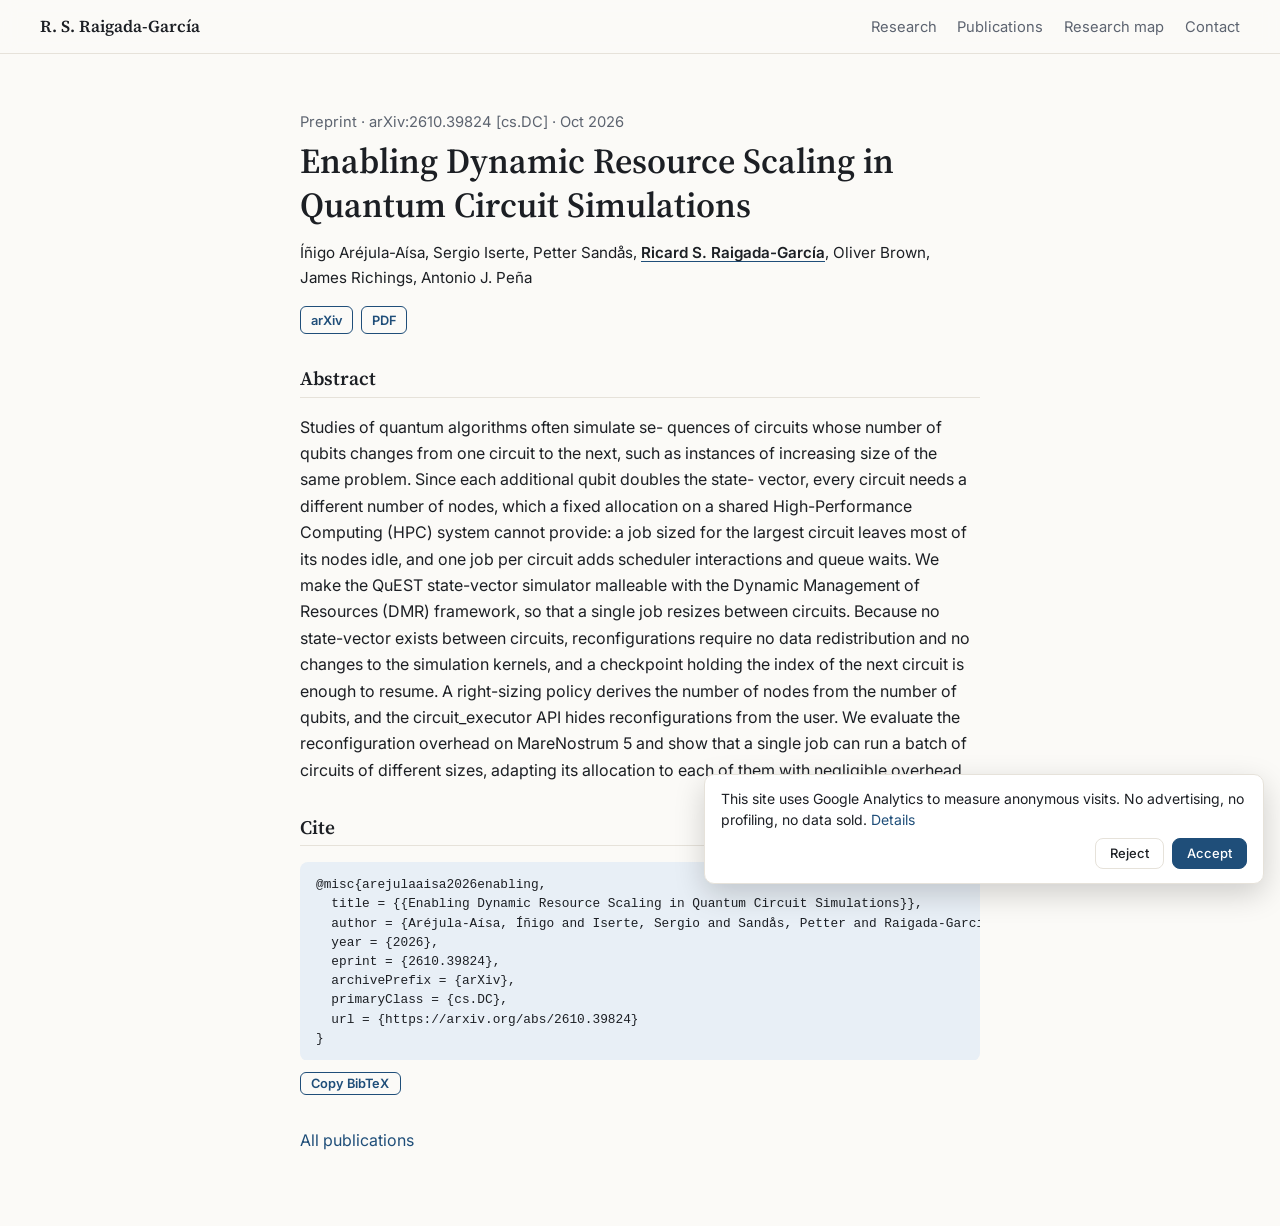
<file: papers/2610.39824.html>
<!doctype html>
<html lang="en">
<head>
  <meta charset="utf-8">
  <meta name="viewport" content="width=device-width, initial-scale=1">
  <title>Enabling Dynamic Resource Scaling in Quantum Circuit Simulations · Ricard S. Raigada-García</title>
  <meta name="description" content="We extend QuEST with Dynamic Management of Resources so a single HPC job can resize between quantum circuits of different sizes. A qubit-based policy selects…">
  <link rel="canonical" href="https://raigada-garcia.dev/papers/2610.39824.html">
  <!-- Highwire Press tags, read by Google Scholar and reference managers -->
  <meta name="citation_title" content="Enabling Dynamic Resource Scaling in Quantum Circuit Simulations">
  <meta name="citation_author" content="Íñigo Aréjula-Aísa">
  <meta name="citation_author" content="Sergio Iserte">
  <meta name="citation_author" content="Petter Sandås">
  <meta name="citation_author" content="Ricard S. Raigada-García">
  <meta name="citation_author" content="Oliver Brown">
  <meta name="citation_author" content="James Richings">
  <meta name="citation_author" content="Antonio J. Peña">
  <meta name="citation_publication_date" content="2026/10/29">
  <meta name="citation_online_date" content="2026/10/29">
  <meta name="citation_pdf_url" content="https://arxiv.org/pdf/2610.39824">
  <meta name="citation_abstract_html_url" content="https://raigada-garcia.dev/papers/2610.39824.html">
  <meta property="og:type" content="article">
  <meta property="og:url" content="https://raigada-garcia.dev/papers/2610.39824.html">
  <meta property="og:title" content="Enabling Dynamic Resource Scaling in Quantum Circuit Simulations">
  <meta property="og:description" content="We extend QuEST with Dynamic Management of Resources so a single HPC job can resize between quantum circuits of different sizes. A qubit-based policy selects…">
  <meta property="og:image" content="https://raigada-garcia.dev/assets/img/og-card.jpg">
  <meta name="twitter:card" content="summary_large_image">
  <link rel="icon" type="image/png" sizes="48x48" href="../assets/img/favicon-48.png">
  <link rel="alternate" type="application/atom+xml" title="Updates" href="../feed.xml">
  <link rel="preconnect" href="https://fonts.googleapis.com">
  <link rel="preconnect" href="https://fonts.gstatic.com" crossorigin>
  <link href="https://fonts.googleapis.com/css2?family=Inter:wght@400;500;600&family=Source+Serif+4:opsz,wght@8..60,500;8..60,600&display=swap" rel="stylesheet">
  <link rel="stylesheet" href="../style.css?v=4">
  <script type="application/ld+json">
{
  "@context": "https://schema.org",
  "@type": "ScholarlyArticle",
  "headline": "Enabling Dynamic Resource Scaling in Quantum Circuit Simulations",
  "abstract": "Studies of quantum algorithms often simulate se- quences of circuits whose number of qubits changes from one circuit to the next, such as instances of increasing size of the same problem. Since each additional qubit doubles the state- vector, every circuit needs a different number of nodes, which a fixed allocation on a shared High-Performance Computing (HPC) system cannot provide: a job sized for the largest circuit leaves most of its nodes idle, and one job per circuit adds scheduler interactions and queue waits. We make the QuEST state-vector simulator malleable with the Dynamic Management of Resources (DMR) framework, so that a single job resizes between circuits. Because no state-vector exists between circuits, reconfigurations require no data redistribution and no changes to the simulation kernels, and a checkpoint holding the index of the next circuit is enough to resume. A right-sizing policy derives the number of nodes from the number of qubits, and the circuit_executor API hides reconfigurations from the user. We evaluate the reconfiguration overhead on MareNostrum 5 and show that a single job can run a batch of circuits of different sizes, adapting its allocation to each of them with negligible overhead.",
  "datePublished": "2026-10-29",
  "url": "https://raigada-garcia.dev/papers/2610.39824.html",
  "sameAs": [
    "https://arxiv.org/abs/2610.39824"
  ],
  "author": [
    {
      "@type": "Person",
      "name": "Íñigo Aréjula-Aísa"
    },
    {
      "@type": "Person",
      "name": "Sergio Iserte"
    },
    {
      "@type": "Person",
      "name": "Petter Sandås"
    },
    {
      "@type": "Person",
      "name": "Ricard S. Raigada-García",
      "url": "https://raigada-garcia.dev/"
    },
    {
      "@type": "Person",
      "name": "Oliver Brown"
    },
    {
      "@type": "Person",
      "name": "James Richings"
    },
    {
      "@type": "Person",
      "name": "Antonio J. Peña"
    }
  ]
}
  </script>

<!-- Google Tag Manager (with Consent Mode v2) -->
<script>
  window.dataLayer = window.dataLayer || [];
  function gtag(){dataLayer.push(arguments);}
  (function () {
    var stored = null;
    try { stored = JSON.parse(localStorage.getItem('consent-v1')); } catch (e) {}
    gtag('consent', 'default', {
      'ad_storage': 'denied',
      'ad_user_data': 'denied',
      'ad_personalization': 'denied',
      'analytics_storage': stored && stored.analytics ? 'granted' : 'denied',
      'functionality_storage': 'granted',
      'security_storage': 'granted',
      'wait_for_update': 500
    });
  })();
  gtag('js', new Date());
</script>
<script async src="https://www.googletagmanager.com/gtm.js?id=GTM-MDBGWZ72"></script>
</head>
<body>
<a class="skip-link" href="#main">Skip to content</a>
<header class="topbar">
  <a class="brand" href="../index.html">R. S. Raigada-García</a>
  <nav class="nav" aria-label="Site">
    <a href="../index.html#research">Research</a>
    <a href="../index.html#publications">Publications</a>
    <a href="../research-map.html">Research map</a>
    <a href="../index.html#contact">Contact</a>
  </nav>
</header>
<main class="paper" id="main">
  <p class="paper-kind">Preprint · arXiv:2610.39824 [cs.DC] · Oct 2026</p>
  <h1>Enabling Dynamic Resource Scaling in Quantum Circuit Simulations</h1>
  <p class="pub-authors">Íñigo Aréjula-Aísa, Sergio Iserte, Petter Sandås, <span class="me">Ricard S. Raigada-García</span>, Oliver Brown, James Richings, Antonio J. Peña</p>
  <p class="pub-links"><a href="https://arxiv.org/abs/2610.39824">arXiv</a> <a href="https://arxiv.org/pdf/2610.39824">PDF</a></p>
  <h2>Abstract</h2>
  <p class="paper-abstract">Studies of quantum algorithms often simulate se- quences of circuits whose number of qubits changes from one circuit to the next, such as instances of increasing size of the same problem. Since each additional qubit doubles the state- vector, every circuit needs a different number of nodes, which a fixed allocation on a shared High-Performance Computing (HPC) system cannot provide: a job sized for the largest circuit leaves most of its nodes idle, and one job per circuit adds scheduler interactions and queue waits. We make the QuEST state-vector simulator malleable with the Dynamic Management of Resources (DMR) framework, so that a single job resizes between circuits. Because no state-vector exists between circuits, reconfigurations require no data redistribution and no changes to the simulation kernels, and a checkpoint holding the index of the next circuit is enough to resume. A right-sizing policy derives the number of nodes from the number of qubits, and the circuit_executor API hides reconfigurations from the user. We evaluate the reconfiguration overhead on MareNostrum 5 and show that a single job can run a batch of circuits of different sizes, adapting its allocation to each of them with negligible overhead.</p>
  <h2>Cite</h2>
  <pre id="bib">@misc{arejulaaisa2026enabling,
  title = {{Enabling Dynamic Resource Scaling in Quantum Circuit Simulations}},
  author = {Aréjula-Aísa, Íñigo and Iserte, Sergio and Sandås, Petter and Raigada-García, Ricard S. and Brown, Oliver and Richings, James and Peña, Antonio J.},
  year = {2026},
  eprint = {2610.39824},
  archivePrefix = {arXiv},
  primaryClass = {cs.DC},
  url = {https://arxiv.org/abs/2610.39824}
}</pre>
  <button type="button" class="copy" data-copy="bib">Copy BibTeX</button>
  <p class="paper-back"><a href="../index.html#publications">All publications</a></p>
</main>
<script src="../site.js" defer></script>
</body>
</html>
</file>
<file: style.css>
/* ---------- Tokens ---------- */
:root {
  --bg: #fbfaf7;
  --surface: #ffffff;
  --text: #1c1f24;
  --muted: #5d6470;
  --line: #e6e2da;
  --accent: #1f4e79;        /* deep academic blue */
  --accent-soft: #e8eff6;
  --serif: "Source Serif 4", Georgia, "Times New Roman", serif;
  --sans: "Inter", system-ui, -apple-system, "Segoe UI", Roboto, sans-serif;
  --radius: 10px;
  color-scheme: light dark;
}

@media (prefers-color-scheme: dark) {
  :root {
    --bg: #111418;
    --surface: #171b21;
    --text: #e6e8eb;
    --muted: #9aa3ae;
    --line: #2a3038;
    --accent: #8cb8e6;
    --accent-soft: #1c2733;
  }
}

/* ---------- Base ---------- */
* { box-sizing: border-box; }
html { scroll-behavior: smooth; scroll-padding-top: 72px; }
@media (prefers-reduced-motion: reduce) {
  html { scroll-behavior: auto; }
  *, *::before, *::after { transition: none !important; }
}
body {
  margin: 0;
  background: var(--bg);
  color: var(--text);
  font: 400 16px/1.65 var(--sans);
  -webkit-font-smoothing: antialiased;
}
a { color: var(--accent); text-decoration: none; }
a:hover { text-decoration: underline; text-underline-offset: 3px; }
h1, h2, h3 { font-family: var(--serif); font-weight: 600; line-height: 1.25; }
h2 {
  font-size: 1.55rem;
  margin: 0 0 1rem;
  padding-bottom: .4rem;
  border-bottom: 1px solid var(--line);
}
h3 {
  font-size: 1.05rem;
  font-family: var(--sans);
  text-transform: uppercase;
  letter-spacing: .06em;
  color: var(--muted);
  margin: 1.8rem 0 .8rem;
}
p { margin: 0 0 1rem; }
.muted, .note { color: var(--muted); }
.note { font-size: .92rem; margin-top: -.4rem; }

/* ---------- Top bar ---------- */
.topbar {
  position: sticky; top: 0; z-index: 10;
  display: flex; align-items: center; justify-content: space-between; gap: 1rem;
  padding: .8rem clamp(16px, 4vw, 40px);
  background: color-mix(in srgb, var(--bg) 88%, transparent);
  backdrop-filter: blur(8px);
  border-bottom: 1px solid var(--line);
}
.brand { font-family: var(--serif); font-weight: 600; color: var(--text); font-size: 1.05rem; white-space: nowrap; }
.nav { display: flex; gap: 1.3rem; overflow-x: auto; scrollbar-width: none; }
.nav::-webkit-scrollbar { display: none; }
.nav a { color: var(--muted); font-size: .92rem; white-space: nowrap; }
.nav a:hover { color: var(--accent); text-decoration: none; }

/* ---------- Layout ---------- */
.layout {
  max-width: 1120px;
  margin: 0 auto;
  padding: clamp(24px, 5vw, 56px) clamp(16px, 4vw, 40px);
  display: grid;
  grid-template-columns: 290px minmax(0, 1fr);
  gap: clamp(32px, 5vw, 72px);
  align-items: start;
}

/* ---------- Profile card ---------- */
.profile {
  position: sticky; top: 88px;
  text-align: center;
}
.photo {
  width: 190px; height: 190px;
  border-radius: 50%;
  object-fit: cover;
  border: 4px solid var(--surface);
  box-shadow: 0 6px 24px rgba(0,0,0,.12);
}
.name { font-size: 1.6rem; margin: 1.1rem 0 .3rem; }
.role { color: var(--accent); font-weight: 600; margin: 0 0 .7rem; letter-spacing: .02em; }
.affil { font-size: .93rem; line-height: 1.5; margin-bottom: .5rem; }
.loc { font-size: .9rem; color: var(--muted); }

.links {
  list-style: none; padding: 0; margin: 1.2rem 0;
  display: grid; grid-template-columns: 1fr 1fr; gap: .5rem;
}
.links a {
  display: flex; align-items: center; justify-content: center; gap: .45rem;
  padding: .5rem .6rem;
  border: 1px solid var(--line);
  border-radius: var(--radius);
  background: var(--surface);
  color: var(--text);
  font-size: .9rem;
  transition: border-color .15s, transform .15s;
}
.links a:hover { border-color: var(--accent); text-decoration: none; transform: translateY(-1px); }
.links svg { width: 18px; height: 18px; flex: none; }

.btn {
  display: inline-flex; align-items: center; justify-content: center; gap: .5rem;
  width: 100%;
  padding: .75rem 1rem;
  border-radius: var(--radius);
  background: var(--accent);
  color: var(--bg);
  font-weight: 600;
  transition: filter .15s;
}
.btn:hover { filter: brightness(1.1); text-decoration: none; }
.btn svg { width: 18px; height: 18px; }

/* ---------- Sections ---------- */
section { margin-bottom: 3.2rem; }

.tags { list-style: none; padding: 0; margin: 0; display: flex; flex-wrap: wrap; gap: .5rem; }
.tags li {
  padding: .3rem .8rem;
  background: var(--accent-soft);
  color: var(--accent);
  border-radius: 999px;
  font-size: .88rem;
}

/* Publications / talks */
.pubs { list-style: none; padding: 0; margin: 0; }
.pub {
  display: grid; grid-template-columns: 52px minmax(0, 1fr); gap: 1rem;
  padding: 1rem 0;
  border-bottom: 1px solid var(--line);
}
.pub:last-child { border-bottom: 0; }
.pub p { margin: 0 0 .25rem; }
.year { font-weight: 600; color: var(--muted); font-size: .92rem; padding-top: .1rem; }
.pub-title { font-family: var(--serif); font-size: 1.1rem; font-weight: 600; line-height: 1.35; }
.pub-authors { font-size: .95rem; }
.me { font-weight: 600; text-decoration: underline; text-decoration-color: var(--accent); text-underline-offset: 3px; }
.pub-venue { font-size: .92rem; color: var(--muted); font-style: italic; }
.pub-abstract { font-size: .92rem; color: var(--muted); margin-top: .4rem !important; }
.pub-links { display: flex; flex-wrap: wrap; gap: .5rem; margin-top: .5rem !important; }
.pub-links a {
  font-size: .8rem; font-weight: 600;
  padding: .15rem .6rem;
  border: 1px solid var(--accent);
  border-radius: 6px;
}
.pub-links a:hover { background: var(--accent); color: var(--bg); text-decoration: none; }
.badge {
  display: inline-block; font-style: normal; font-size: .75rem; font-weight: 600;
  padding: .05rem .5rem; margin-right: .4rem;
  border-radius: 4px; background: var(--accent-soft); color: var(--accent);
}
.empty { color: var(--muted); font-style: italic; padding: .5rem 0; }

/* Timeline (education / positions) */
.timeline { list-style: none; padding: 0; margin: 0; }
.timeline li {
  display: grid; grid-template-columns: 130px minmax(0, 1fr); gap: 1rem;
  padding: .7rem 0;
}
.timeline p { margin: 0; }
.when { color: var(--muted); font-size: .9rem; padding-top: .1rem; }
.what { font-weight: 600; }
.where { color: var(--muted); font-size: .95rem; }
.detail { font-size: .92rem; margin-top: .2rem !important; }

.plain { padding-left: 1.1rem; margin: 0; }
.plain li { margin-bottom: .45rem; }

.skills { display: grid; grid-template-columns: 140px minmax(0, 1fr); gap: .5rem 1rem; margin: 0; }
.skills dt { font-weight: 600; }
.skills dd { margin: 0; color: var(--muted); }

.footer { border-top: 1px solid var(--line); padding-top: 1.2rem; font-size: .85rem; color: var(--muted); }
.print-only { display: none; }

/* ---------- Accessibility helpers ---------- */
.sr-only {
  position: absolute; width: 1px; height: 1px; padding: 0; margin: -1px;
  overflow: hidden; clip: rect(0 0 0 0); white-space: nowrap; border: 0;
}
.skip-link {
  position: absolute; left: 12px; top: -48px; z-index: 20;
  padding: .5rem .9rem; border-radius: 6px;
  background: var(--accent); color: var(--bg); font-weight: 600;
}
.skip-link:focus { top: 12px; text-decoration: none; }
:focus-visible { outline: 2px solid var(--accent); outline-offset: 3px; border-radius: 4px; }
.photo { display: block; margin: 0 auto; }

/* ---------- Research lines ---------- */
.rline { padding: 1.1rem 0; border-bottom: 1px solid var(--line); max-width: 68ch; }
.rline:last-child { border-bottom: 0; }
.rline p { margin: 0 0 .5rem; }
h3.rline-title {
  font-family: var(--serif); font-size: 1.15rem; font-weight: 600;
  text-transform: none; letter-spacing: 0; color: var(--text);
  margin: 0 0 .3rem;
}
.rline-status { font-size: .88rem; color: var(--muted); }
.rline-links a { font-size: .92rem; font-weight: 500; }
.badge-quiet { background: transparent; color: var(--muted); border: 1px solid var(--line); }

/* ---------- Poster ---------- */
.poster { margin: .8rem 0 .2rem; display: grid; grid-template-columns: 120px minmax(0, 1fr); gap: 1rem; align-items: start; }
.poster img { width: 120px; height: auto; border: 1px solid var(--line); border-radius: 4px; display: block; }
.poster figcaption { font-size: .92rem; }
.poster summary { cursor: pointer; color: var(--accent); font-weight: 500; }
.poster details p { margin: .5rem 0 0; color: var(--muted); }

/* ---------- News ---------- */
.news { list-style: none; padding: 0; margin: 0 0 .6rem; }
.news li { display: grid; grid-template-columns: 90px minmax(0, 1fr); gap: 1rem; padding: .45rem 0; }
.news time { color: var(--muted); font-size: .9rem; padding-top: .1rem; font-variant-numeric: tabular-nums; }

/* ---------- Cite / BibTeX ---------- */
.cite { margin-top: .5rem; font-size: .88rem; }
.cite summary { cursor: pointer; color: var(--accent); font-weight: 500; width: max-content; }
pre {
  font: .8rem/1.5 ui-monospace, "SFMono-Regular", Menlo, Consolas, monospace;
  background: var(--accent-soft); color: var(--text);
  padding: .8rem 1rem; border-radius: 8px; overflow-x: auto; margin: .5rem 0;
}
.copy {
  font: 600 .8rem var(--sans); color: var(--accent); background: transparent;
  border: 1px solid var(--accent); border-radius: 6px; padding: .2rem .65rem; cursor: pointer;
}
.copy:hover { background: var(--accent); color: var(--bg); }
.pub-title a { color: inherit; }
.pub-title a:hover { color: var(--accent); }

/* ---------- Paper pages ---------- */
.paper { max-width: 760px; margin: 0 auto; padding: clamp(24px, 5vw, 56px) clamp(16px, 4vw, 40px); }
.paper h1 { font-size: clamp(1.6rem, 3.2vw, 2.2rem); margin: .3rem 0 .8rem; }
.paper h2 { font-size: 1.2rem; margin-top: 2rem; }
.paper-kind { color: var(--muted); font-size: .92rem; margin: 0; }
.paper-abstract { max-width: 68ch; }
.paper-back { margin-top: 2rem; }

/* ---------- Mobile ---------- */
@media (max-width: 860px) {
  .layout { grid-template-columns: 1fr; }
  .profile { position: static; max-width: 420px; margin: 0 auto; }
  .brand { display: none; }
  .topbar { justify-content: center; }
}
@media (max-width: 520px) {
  .photo { width: 150px; height: 150px; }
  .pub { grid-template-columns: 1fr; gap: .2rem; }
  .timeline li { grid-template-columns: 1fr; gap: 0; }
  .skills { grid-template-columns: 1fr; gap: 0; }
  .skills dd { margin-bottom: .6rem; }
  .poster { grid-template-columns: 1fr; }
  .news li { grid-template-columns: 1fr; gap: 0; }
}

/* ---------- Cookie consent banner ---------- */
#consent-banner {
  position: fixed;
  left: 16px;
  right: 16px;
  bottom: 16px;
  max-width: 560px;
  margin-left: auto;
  z-index: 9999;
  background: var(--surface);
  color: var(--text);
  border: 1px solid var(--line);
  border-radius: var(--radius);
  box-shadow: 0 10px 30px rgba(0, 0, 0, .18);
  padding: 14px 16px;
  font-size: 14px;
  line-height: 1.45;
}
#consent-banner .consent-text { margin: 0 0 8px; }
#consent-banner .consent-details { margin: 0 0 8px; color: var(--muted); font-size: 13px; }
#consent-banner .consent-details code { font-size: 12px; }
#consent-banner .consent-actions { display: flex; gap: 8px; justify-content: flex-end; }
#consent-banner .consent-btn {
  appearance: none;
  border: 1px solid var(--line);
  background: var(--surface);
  color: var(--text);
  font: 500 13px/1 var(--sans);
  padding: 8px 14px;
  border-radius: 8px;
  cursor: pointer;
}
#consent-banner .consent-btn:hover { background: var(--accent-soft); }
#consent-banner .consent-accept { background: var(--accent); color: #fff; border-color: var(--accent); }
#consent-banner .consent-accept:hover { filter: brightness(1.05); background: var(--accent); }
@media (max-width: 520px) {
  #consent-banner { left: 8px; right: 8px; bottom: 8px; padding: 12px; }
  #consent-banner .consent-actions { justify-content: stretch; }
  #consent-banner .consent-btn { flex: 1; }
}

/* ---------- Print = CV ---------- */
@media print {
  :root { --bg: #fff; --surface: #fff; --text: #000; --muted: #444; --line: #ccc; --accent: #1f4e79; --accent-soft: #fff; }
  @page { margin: 16mm 14mm; }
  body { font-size: 10.5pt; }
  .topbar, .btn, .links, .pub-links, .pub-abstract, #talks .empty, .footer { display: none !important; }
  .layout { display: block; padding: 0; }
  .profile {
    position: static; display: grid; grid-template-columns: 90px 1fr; gap: 0 16px;
    text-align: left; align-items: center; margin-bottom: 18px;
  }
  .photo { grid-row: span 4; width: 90px; height: 90px; box-shadow: none; border: 0; }
  .name { margin: 0; font-size: 18pt; }
  .name br { display: none; }
  .role, .affil, .loc { margin: 0; }
  section { margin-bottom: 14px; }
  h2, h3 { break-after: avoid; }
  .pub, .timeline li { break-inside: avoid; }
  h2 { font-size: 13pt; margin-bottom: 6px; }
  h3 { margin: 10px 0 4px; }
  .pub { padding: 5px 0; border: 0; }
  .tags li { padding: 0; border-radius: 0; }
  .tags li:not(:last-child)::after { content: " ·"; }
  .poster, .skip-link, .cite, #news, #consent-banner { display: none !important; }
  .profile picture { grid-row: span 4; }
  .print-only { display: block; }
}

.paper-video { margin: 1rem 0 0; }
.paper-video video { width: 100%; height: auto; aspect-ratio: 16 / 9; border: 1px solid var(--line); border-radius: 6px; background: #000; display: block; }
.paper-video figcaption { font-size: .92rem; color: var(--muted); margin-top: .5rem; }
.vidcard { margin: .8rem 0 .2rem; max-width: 360px; }
.vidcard a:first-child { position: relative; display: block; }
.vidcard img { width: 100%; height: auto; aspect-ratio: 16 / 9; border: 1px solid var(--line); border-radius: 6px; display: block; }
.vidcard-play { position: absolute; inset: 0; margin: auto; width: 52px; height: 52px; border-radius: 50%; background: rgba(0,0,0,.65); }
.vidcard-play::after { content: ""; position: absolute; left: 20px; top: 15px; border-left: 17px solid #fff; border-top: 11px solid transparent; border-bottom: 11px solid transparent; }
.vidcard a:first-child:hover .vidcard-play, .vidcard a:first-child:focus-visible .vidcard-play { background: var(--accent); }
.vidcard figcaption { font-size: .92rem; margin-top: .4rem; }
</file>
